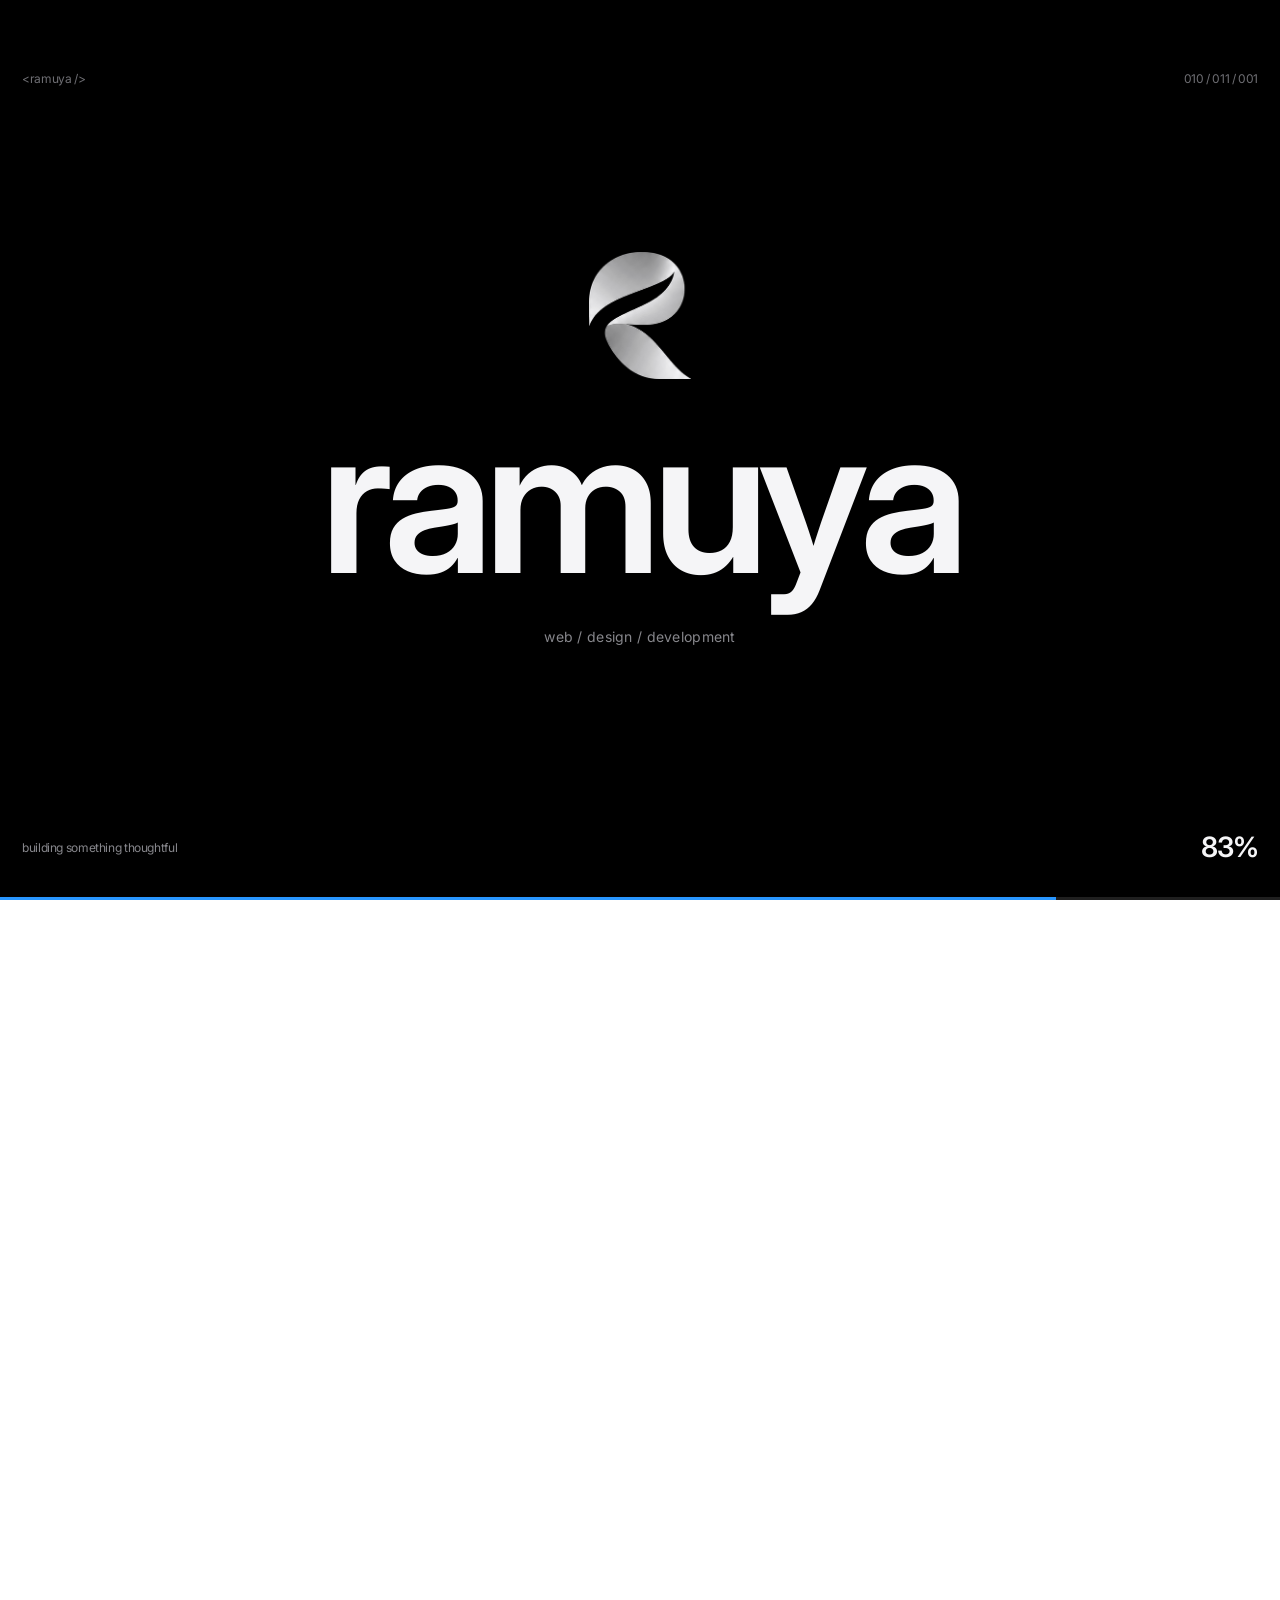
<file: index.html>
<!DOCTYPE html>
<html lang="id">
<head>
  <meta charset="UTF-8">
  <meta name="viewport" content="width=device-width, initial-scale=1.0">
  <meta name="description" content="Ramuya — freelance web design untuk brand yang ingin tampil hangat, modern, dan berkesan.">
  <title>Ramuya — Web Design Studio</title>
  <link rel="preconnect" href="https://fonts.googleapis.com">
  <link rel="preconnect" href="https://fonts.gstatic.com" crossorigin>
  <!-- Font utama: SF Pro (bawaan perangkat Apple). Inter dipakai sebagai pengganti di perangkat lain -->
  <link href="https://fonts.googleapis.com/css2?family=Inter:wght@400;500;600;700&display=swap" rel="stylesheet">
  <link rel="stylesheet" href="assets/css/style.css">

  <!-- Brand icons + info untuk Google / media sosial -->
  <link rel="icon" href="assets/images/favicon.ico" sizes="48x48">
  <link rel="icon" type="image/png" sizes="48x48" href="assets/images/favicon-48.png">
  <link rel="icon" type="image/png" sizes="96x96" href="assets/images/favicon-96.png">
  <link rel="icon" type="image/png" sizes="192x192" href="assets/images/favicon-192.png">
  <link rel="apple-touch-icon" href="assets/images/apple-touch-icon.png">
  <meta name="theme-color" content="#000000">
  <meta property="og:site_name" content="Ramuya">
  <meta property="og:type" content="website">
  <meta property="og:image" content="https://ramuya.com/assets/images/ramuya-logo.png">
  <script type="application/ld+json">
  {
    "@context": "https://schema.org",
    "@type": "Organization",
    "name": "Ramuya",
    "url": "https://ramuya.com/",
    "logo": "https://ramuya.com/assets/images/ramuya-logo.png"
  }
  </script>
  <script src="assets/js/intro-check.js"></script>
</head>
<body>
  <header class="site-header">
    <div class="header-bar">
      <a class="logo" href="index.html" aria-label="Ramuya — home">
        <img class="logo-dark" src="assets/images/logo-lockup-dark.png" alt="Ramuya" width="305" height="96">
        <img class="logo-light" src="assets/images/logo-lockup-light.png" alt="" aria-hidden="true" width="305" height="96">
      </a>
      <nav class="nav">
        <a href="index.html" class="active">Home</a>
        <a href="services.html">Services</a>
        <a href="work.html">Work</a>
        <a href="about.html">About</a>
        <a href="contact.html">Contact</a>
        <a class="nav-cta" href="contact.html" data-whatsapp><span>Let's talk</span><i>→</i></a>
      </nav>
      <button class="menu-toggle" aria-label="Buka menu" aria-expanded="false"><span></span><span></span></button>
    </div>
  </header>

  <main>
    <!-- SCENE 1 — HERO. Mockup produk jadi membesar mengisi layar saat scroll, lalu masuk ke kalimat approach -->
    <section class="scene scene-hero" data-scene="hero">
      <div class="hero-copy-wrap">
        <p class="eyebrow">Independent web design &amp; development · Bali / Indonesia</p>
        <h1 class="hero-title"><span class="line">Websites with a</span> <span class="line"><span class="grad">little soul.</span></span></h1>
        <p class="hero-sub">Ramuya crafts thoughtful digital experiences for people and brands who believe their website should feel as good as it looks.</p>
        <div class="hero-actions">
          <a href="work.html" class="btn btn-dark">Explore my work</a>
          <a href="contact.html" data-whatsapp class="text-link">Start a project</a>
        </div>
      </div>

      <!-- Produk jadi: 3 browser + 2 phone (gambar di assets/images) -->
      <div class="hero-stage" aria-hidden="true">
        <figure class="device browser dv-left"><div class="browser-bar"><i></i><i></i><i></i></div><img src="assets/images/enviora_desktop.png" alt="Enviora" width="1897" height="927" onerror="this.closest('.device') ? this.closest('.device').remove() : this.remove()"></figure>
        <figure class="device browser dv-right"><div class="browser-bar"><i></i><i></i><i></i></div><img src="assets/images/gracie_desktop.png" alt="Gracie Efata House" width="1901" height="925" onerror="this.closest('.device') ? this.closest('.device').remove() : this.remove()"></figure>
        <figure class="device browser dv-main"><div class="browser-bar"><i></i><i></i><i></i></div><img src="assets/images/nusatrail_desktop.png" alt="Nusa Trail" width="1901" height="923" onerror="this.closest('.device') ? this.closest('.device').remove() : this.remove()"></figure>
        <figure class="device phone dv-phone-1"><img src="assets/images/nusatrail_mobile.jpeg" alt="Nusa Trail mobile" width="852" height="1599" onerror="this.closest('.device') ? this.closest('.device').remove() : this.remove()"></figure>
        <figure class="device phone dv-phone-2"><img src="assets/images/enviora_mobile.jpeg" alt="Enviora mobile" width="792" height="1598" onerror="this.closest('.device') ? this.closest('.device').remove() : this.remove()"></figure>
      </div>

      <div class="hero-dim"></div>

      <div class="hero-statement">
        <span class="eyebrow">01 / the ramuya approach</span>
        <h2 class="statement" data-split>Not just a website.<br><span class="grad">A feeling.</span></h2>
        <p class="statement-sub">I blend warm visual direction, clear structure and playful motion to create websites that feel human — never cold, never cookie-cutter.</p>
        <a class="text-link" href="about.html">More about Ramuya</a>
      </div>
    </section>

    <!-- Ticker: kecepatannya bereaksi terhadap kecepatan & arah scroll (GSAP) -->
    <section class="marquee-section">
      <div class="marquee"><div>strategy <i>/</i> design <i>/</i> development <i>/</i> motion <i>/</i> strategy <i>/</i> design <i>/</i> development <i>/</i> motion <i>/</i> strategy <i>/</i> design <i>/</i> development <i>/</i> motion <i>/</i> strategy <i>/</i> design <i>/</i> development <i>/</i> motion <i>/</i> </div></div>
    </section>

    <!-- SCENE 2 — SERVICES (pinned, kartu bergeser horizontal) -->
    <section class="scene scene-services" data-scene="services">
      <div class="scene-head">
        <div><span class="eyebrow">02 / what I do</span><h2 class="scene-title">What I do.</h2></div>
        <a class="text-link" href="services.html">View all services</a>
      </div>
      <div class="h-track">
          <a class="h-card c-blue" href="services.html"><span class="num">01</span><h3>Web Design</h3><p>Visual direction, wireframes, responsive layouts and a distinctive design system tailored to your brand.</p><img src="assets/images/nusatrail_desktop.png" alt="Web Design" width="1901" height="923" class="h-img" onerror="this.closest('.device') ? this.closest('.device').remove() : this.remove()"></a>
          <a class="h-card c-purple" href="services.html"><span class="num">02</span><h3>Web Development</h3><p>Clean, responsive and lightweight front-end development that turns the design into a living experience.</p><img src="assets/images/enviora_desktop.png" alt="Web Development" width="1897" height="927" class="h-img" onerror="this.closest('.device') ? this.closest('.device').remove() : this.remove()"></a>
          <a class="h-card c-orange" href="services.html"><span class="num">03</span><h3>UI / UX Direction</h3><p>Helping your digital product become easier to understand, nicer to use and more consistent.</p><img src="assets/images/gracie_desktop.png" alt="UI / UX Direction" width="1901" height="925" class="h-img" onerror="this.closest('.device') ? this.closest('.device').remove() : this.remove()"></a>
          <a class="h-card c-green" href="services.html"><span class="num">04</span><h3>Landing Pages</h3><p>Focused pages designed around one clear goal — launch, promote, collect leads or make a strong first impression.</p><img src="assets/images/enviora_desktop.png" alt="Landing Pages" width="1901" height="925" class="h-img" onerror="this.closest('.device') ? this.closest('.device').remove() : this.remove()"></a>
      </div>
      <div class="h-progress"><span></span></div>
    </section>

    <!-- SCENE 3 — SELECTED WORK (pinned, proyek berganti satu per satu) -->
    <section class="scene scene-work" data-scene="work">
      <div class="scene-head">
        <div><span class="eyebrow">03 / selected work</span></div>
        <a class="text-link" href="work.html">See all projects</a>
      </div>
      <div class="work-copy">
          <div class="work-text" data-i="0"><span class="work-index">01 / 04</span><h2>Nusa Trail</h2><p>Sustainable Tourism Website</p><a class="text-link" href="project-nusa-trail.html" data-cursor="View">View project</a></div>
          <div class="work-text" data-i="1"><span class="work-index">02 / 04</span><h2>Enviora</h2><p>Smart &amp; Sustainable Community Portal</p><a class="text-link" href="project-enviora.html" data-cursor="View">View project</a></div>
          <div class="work-text" data-i="2"><span class="work-index">03 / 04</span><h2>Gracie Efata</h2><p>Boarding House Website</p><a class="text-link" href="project-gracie-efata-house.html" data-cursor="View">View project</a></div>
          <div class="work-text" data-i="3"><span class="work-index">04 / 04</span><h2>Mi Baguetto</h2><p>Bakery Website</p><a class="text-link" href="project-mi-baguetto.html" data-cursor="View">View project</a></div>
      </div>
      <div class="work-visuals">
          <div class="work-visual" data-i="0"><figure class="device browser wv-desk"><div class="browser-bar"><i></i><i></i><i></i></div><img src="assets/images/nusatrail_desktop.png" alt="Nusa Trail" width="1901" height="923" onerror="this.closest('.device') ? this.closest('.device').remove() : this.remove()"></figure><figure class="device phone wv-phone"><img src="assets/images/nusatrail_mobile.jpeg" alt="Nusa Trail mobile" width="852" height="1599" onerror="this.closest('.device') ? this.closest('.device').remove() : this.remove()"></figure><div class="fallback g-blue"><span>NUSA</span></div></div>
          <div class="work-visual" data-i="1"><figure class="device browser wv-desk"><div class="browser-bar"><i></i><i></i><i></i></div><img src="assets/images/enviora_desktop.png" alt="Enviora" width="1897" height="927" onerror="this.closest('.device') ? this.closest('.device').remove() : this.remove()"></figure><figure class="device phone wv-phone"><img src="assets/images/enviora_mobile.jpeg" alt="Enviora mobile" width="792" height="1598" onerror="this.closest('.device') ? this.closest('.device').remove() : this.remove()"></figure><div class="fallback g-green"><span>ENV.</span></div></div>
          <div class="work-visual" data-i="2"><figure class="device browser wv-desk"><div class="browser-bar"><i></i><i></i><i></i></div><img src="assets/images/gracie_desktop.png" alt="Gracie Efata House" width="1901" height="925" onerror="this.closest('.device') ? this.closest('.device').remove() : this.remove()"></figure><figure class="device phone wv-phone"><img src="assets/images/gracie_mobile.jpeg" alt="Gracie Efata House mobile" width="858" height="1599" onerror="this.closest('.device') ? this.closest('.device').remove() : this.remove()"></figure><div class="fallback g-orange"><span>GRACIE</span></div></div>
          <div class="work-visual" data-i="3"><figure class="device browser wv-desk"><div class="browser-bar"><i></i><i></i><i></i></div><img src="assets/images/mibaguetto_desktop.png" alt="Mi Baguetto" onerror="this.closest('.device') ? this.closest('.device').remove() : this.remove()"></figure><figure class="device phone wv-phone"><img src="assets/images/mibaguetto_mobile.jpeg" alt="Mi Baguetto mobile" onerror="this.closest('.device') ? this.closest('.device').remove() : this.remove()"></figure><div class="fallback g-purple"><span>BAKE.</span></div></div>
      </div>
      <div class="work-dots"><i></i><i></i><i></i><i></i></div>
    </section>

    <!-- SCENE 4 — QUOTE (pinned, kata menyala satu per satu) -->
    <section class="scene scene-quote" data-scene="quote">
      <div class="quote-inner">
        <blockquote>Good design doesn't shout.<br><span class="grad">It stays with you.</span></blockquote>
      </div>
    </section>

    <section class="section packages" id="packages">
      <div class="packages-head">
        <p class="eyebrow">packages</p>
        <h2 class="title">Pick a plan.<br><span class="grad">Make it yours.</span></h2>
        <p class="page-lead">Every project is scoped around your goals. Choose a starting point and I'll tailor it with you.</p>
      </div>

      <!-- Special offer: ubah teksnya sesuai promo yang sedang berlaku -->
      <div class="offer">
        <span class="offer-badge">Special offer</span>
        <p><strong>Free 30-minute consultation</strong> for every new project. I'll map your goals, pages and timeline before you commit to anything.</p>
        <a class="btn btn-dark" href="contact.html" data-whatsapp data-wa-text="Halo Ramuya, saya ingin klaim free consultation 30 menit.">Claim offer</a>
      </div>

      <div class="plans">
        <article class="plan">
          
          <h3>Landing Page</h3>
          <p class="plan-desc">One focused page built around a single goal: launch, promote or collect leads.</p>
          <!-- Ganti "Custom quote" dengan harga paket kamu, mis. Rp 2.500.000 -->
          <div class="plan-price"><small>Starting from</small><strong>Rp 1.000.000</strong></div>
          <ul class="plan-list"><li>Single-page responsive design</li><li>Clear copy and visual hierarchy</li><li>WhatsApp / contact button</li><li>Launch-ready delivery</li></ul>
          <a class="btn " href="contact.html" data-whatsapp data-wa-text="Halo Ramuya, saya tertarik dengan paket Landing Page.">Ask about this plan</a>
        </article>
        <article class="plan plan-featured">
          <span class="plan-badge">Most popular</span>
          <h3>Business Website</h3>
          <p class="plan-desc">A complete multi-page website that represents your brand properly.</p>
          <!-- Ganti "Custom quote" dengan harga paket kamu, mis. Rp 2.500.000 -->
          <div class="plan-price"><small>Starting from</small><strong>Rp 1.300.000</strong></div>
          <ul class="plan-list"><li>Multi-page structure (Home, Services, About, Contact)</li><li>Custom design system</li><li>Smooth animations and interactions</li><li>Performance-minded build</li><li>Contact form to email / WhatsApp</li></ul>
          <a class="btn btn-dark" href="contact.html" data-whatsapp data-wa-text="Halo Ramuya, saya tertarik dengan paket Business Website.">Ask about this plan</a>
        </article>
        <article class="plan">
          
          <h3>Custom Experience</h3>
          <p class="plan-desc">Fully tailored design and motion for ambitious ideas.</p>
          <!-- Ganti "Custom quote" dengan harga paket kamu, mis. Rp 2.500.000 -->
          <div class="plan-price"><small>Starting from</small><strong>Rp 1.600.000</strong></div>
          <ul class="plan-list"><li>UI / UX direction and user flows</li><li>Advanced scroll animations</li><li>Reusable component system</li><li>Priority support after launch</li></ul>
          <a class="btn " href="contact.html" data-whatsapp data-wa-text="Halo Ramuya, saya tertarik dengan paket Custom Experience.">Ask about this plan</a>
        </article>
      </div>

      <ul class="included">
        <li>Responsive on every device</li>
        <li>Performance-minded builds</li>
        <li>Launch-ready delivery</li>
        <li>Direct line to me on WhatsApp</li>
      </ul>
    </section>
    <section class="ambient-section scene" data-scene="ambient">
      <div class="ambient-copy">
        <span class="eyebrow">a little more ramuya</span>
        <h2 class="title" data-split>Beautiful things<br><span class="grad">take a little movement.</span></h2>
      </div>
      <div class="ambient-stage">
        <div class="phone3d"><figure class="device phone "><img src="assets/images/gracie_mobile.jpeg" alt="Nusa Trail mobile" width="852" height="1599" onerror="this.closest('.device') ? this.closest('.device').remove() : this.remove()"></figure></div>
        <span class="chip chip-a">thoughtful</span><span class="chip chip-b">playful</span><span class="chip chip-c">made with care</span>
      </div>
    </section>
    <section class="cta-section">
      <p class="eyebrow">have a good idea?</p>
      <h2 class="cta-title" data-split>Let's make it<br><span class='grad'>beautiful.</span></h2>
      <a href="contact.html" data-whatsapp class="btn btn-dark">Tell me about it</a>
    </section>
  </main>

  <footer class="site-footer">
    <div class="footer-inner">
      <p class="footer-note">Thoughtful websites for brands, people, and ideas with something to say.</p>
      <div class="footer-cols">
        <div class="footer-column"><span class="footer-label">Explore</span><a href="index.html">Home</a><a href="services.html">Services</a><a href="work.html">Work</a><a href="about.html">About</a><a href="contact.html">Contact</a></div>
        <div class="footer-column"><span class="footer-label">Services</span><a href="services.html">Web Design</a><a href="services.html">Web Development</a><a href="services.html">Landing Pages</a><a href="services.html">UI/UX Direction</a></div>
        <div class="footer-column"><span class="footer-label">Say hello</span><a href="mailto:ramuya2026@gmail.com">ramuya2026@gmail.com</a><span>Bali, Indonesia</span><span>Working worldwide</span></div>
        <div class="footer-column"><span class="footer-label">Follow</span>
          <a href="https://www.instagram.com/ramuya.official/" target="_blank" rel="noopener">Instagram</a>
          <a href="https://www.linkedin.com/search/results/all/?keywords=Novan%20Mirza%20Arana%20Putro" target="_blank" rel="noopener">LinkedIn</a>
          <a href="https://github.com/NovanArana" target="_blank" rel="noopener">GitHub</a></div>
      </div>
      <div class="footer-bottom"><span>© 2026 Ramuya. All rights reserved.</span><span>made with intention · and a little code</span></div>
    </div>
  </footer>

  <script src="assets/js/vendor/gsap.min.js"></script>
  <script src="assets/js/vendor/ScrollTrigger.min.js"></script>
  <script src="assets/js/vendor/lenis.min.js"></script>
  <script src="assets/js/main.js"></script>
  <script src="assets/js/smooth-scroll.js"></script>
  <script src="assets/js/intro.js"></script>
  <script src="assets/js/motion.js"></script>
  <script src="assets/js/scroll-story.js"></script>
</body>
</html>
</file>
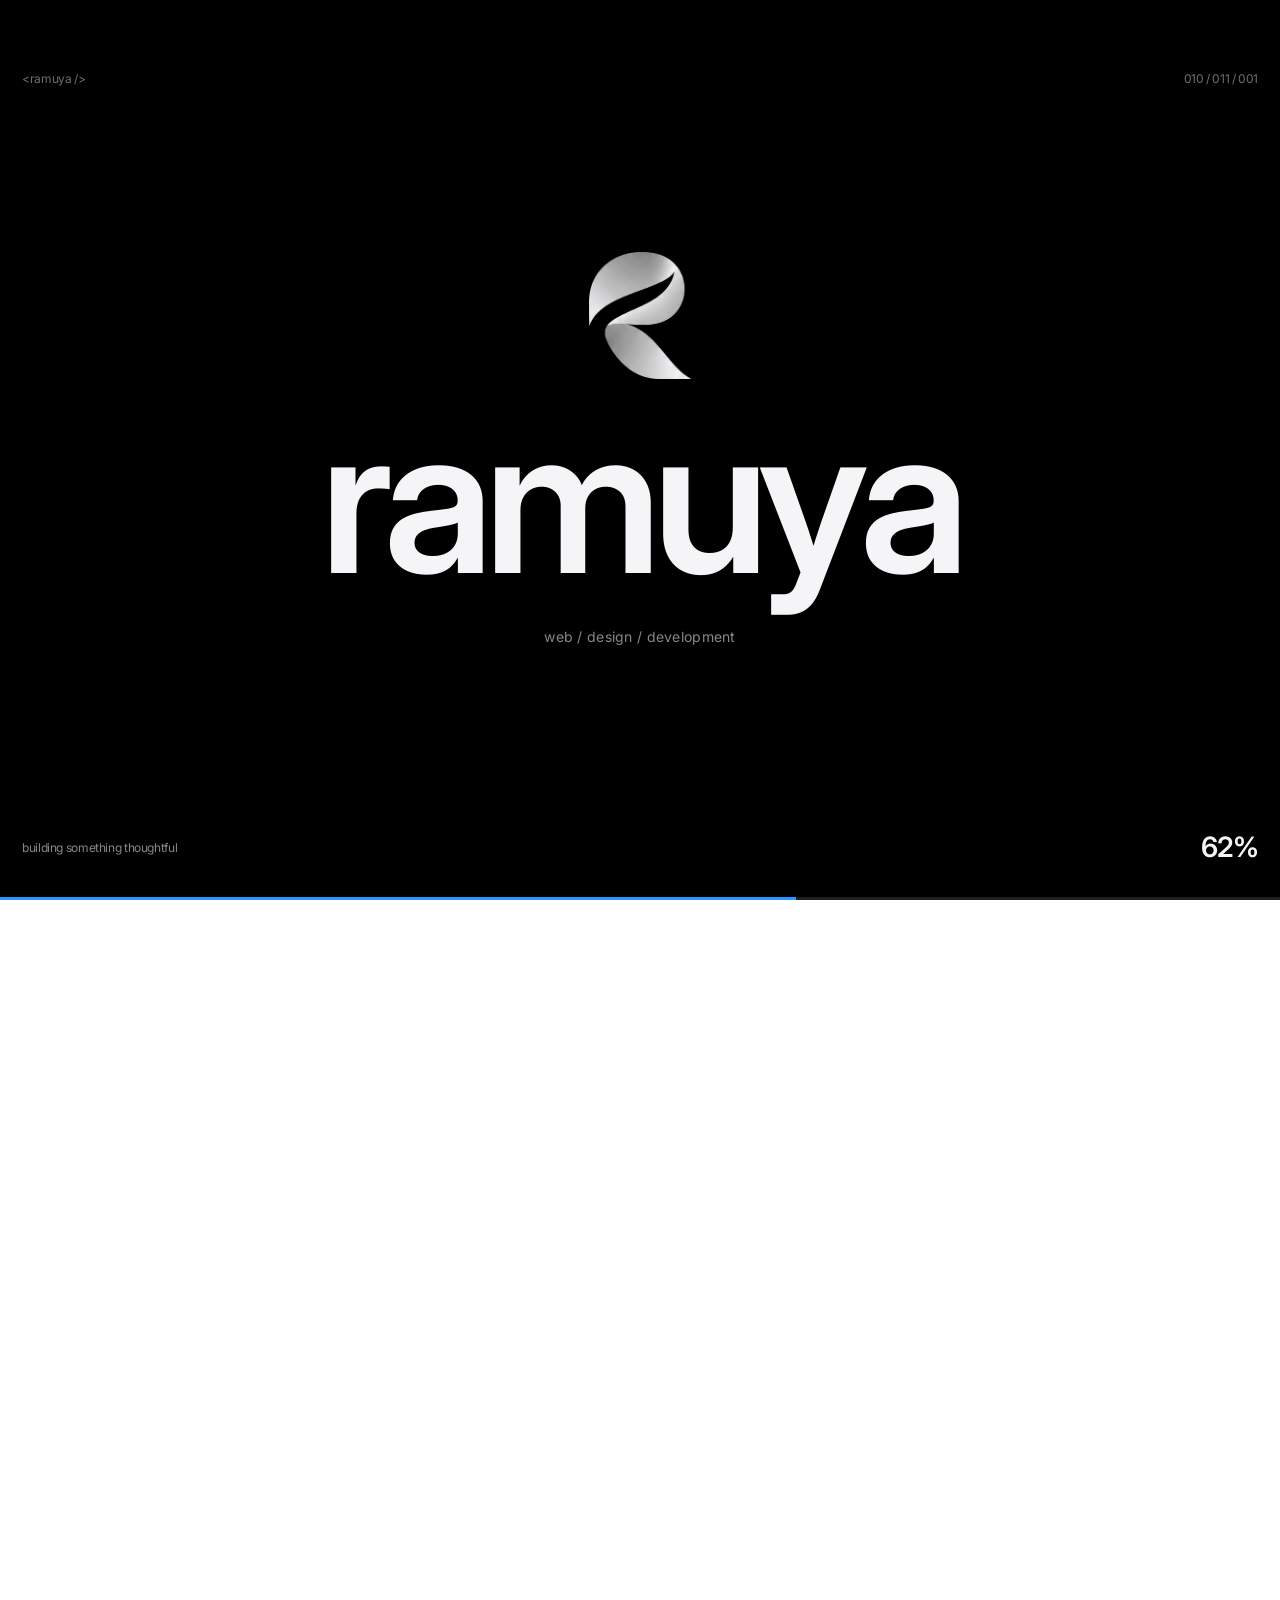
<file: about.html>
<!DOCTYPE html>
<html lang="id">
<head>
  <meta charset="UTF-8">
  <meta name="viewport" content="width=device-width, initial-scale=1.0">
  <meta name="description" content="Ramuya — freelance web design untuk brand yang ingin tampil hangat, modern, dan berkesan.">
  <title>About — Ramuya</title>
  <link rel="preconnect" href="https://fonts.googleapis.com">
  <link rel="preconnect" href="https://fonts.gstatic.com" crossorigin>
  <!-- Font utama: SF Pro (bawaan perangkat Apple). Inter dipakai sebagai pengganti di perangkat lain -->
  <link href="https://fonts.googleapis.com/css2?family=Inter:wght@400;500;600;700&display=swap" rel="stylesheet">
  <link rel="stylesheet" href="assets/css/style.css">

  <!-- Brand icons + info untuk Google / media sosial -->
  <link rel="icon" href="assets/images/favicon.ico" sizes="48x48">
  <link rel="icon" type="image/png" sizes="48x48" href="assets/images/favicon-48.png">
  <link rel="icon" type="image/png" sizes="96x96" href="assets/images/favicon-96.png">
  <link rel="icon" type="image/png" sizes="192x192" href="assets/images/favicon-192.png">
  <link rel="apple-touch-icon" href="assets/images/apple-touch-icon.png">
  <meta name="theme-color" content="#000000">
  <meta property="og:site_name" content="Ramuya">
  <meta property="og:type" content="website">
  <meta property="og:image" content="https://ramuya.com/assets/images/ramuya-logo.png">
  <script type="application/ld+json">
  {
    "@context": "https://schema.org",
    "@type": "Organization",
    "name": "Ramuya",
    "url": "https://ramuya.com/",
    "logo": "https://ramuya.com/assets/images/ramuya-logo.png"
  }
  </script>
  <script src="assets/js/intro-check.js"></script>
</head>
<body>
  <header class="site-header">
    <div class="header-bar">
      <a class="logo" href="index.html" aria-label="Ramuya — home">
        <img class="logo-dark" src="assets/images/logo-lockup-dark.png" alt="Ramuya" width="305" height="96">
        <img class="logo-light" src="assets/images/logo-lockup-light.png" alt="" aria-hidden="true" width="305" height="96">
      </a>
      <nav class="nav">
        <a href="index.html">Home</a>
        <a href="services.html">Services</a>
        <a href="work.html">Work</a>
        <a href="about.html" class="active">About</a>
        <a href="contact.html">Contact</a>
        <a class="nav-cta" href="contact.html" data-whatsapp><span>Let's talk</span><i>→</i></a>
      </nav>
      <button class="menu-toggle" aria-label="Buka menu" aria-expanded="false"><span></span><span></span></button>
    </div>
  </header>

  <main>
    <section class="page-hero">
      <p class="eyebrow">about ramuya / notes</p>
      <h1 class="page-title">Design with<br><span class="grad">good energy.</span></h1>
      <p class="page-lead">Ramuya is the independent creative practice of Novan Mirza Arana Putro, focused on warm, expressive websites for small businesses, creators and ambitious ideas.</p>
    </section>

    <section class="product-strip" aria-label="Selected products">
      <div class="strip-row" data-dir="-1"><figure class="device browser "><div class="browser-bar"><i></i><i></i><i></i></div><img src="assets/images/nusatrail_desktop.png" alt="Nusa Trail" width="1901" height="923" onerror="this.closest('.device') ? this.closest('.device').remove() : this.remove()"></figure><figure class="device browser "><div class="browser-bar"><i></i><i></i><i></i></div><img src="assets/images/enviora_desktop.png" alt="Enviora" width="1897" height="927" onerror="this.closest('.device') ? this.closest('.device').remove() : this.remove()"></figure><figure class="device browser "><div class="browser-bar"><i></i><i></i><i></i></div><img src="assets/images/gracie_desktop.png" alt="Gracie Efata House" width="1901" height="925" onerror="this.closest('.device') ? this.closest('.device').remove() : this.remove()"></figure><figure class="device browser "><div class="browser-bar"><i></i><i></i><i></i></div><img src="assets/images/nusatrail_desktop.png" alt="Nusa Trail" width="1901" height="923" onerror="this.closest('.device') ? this.closest('.device').remove() : this.remove()"></figure><figure class="device browser "><div class="browser-bar"><i></i><i></i><i></i></div><img src="assets/images/enviora_desktop.png" alt="Enviora" width="1897" height="927" onerror="this.closest('.device') ? this.closest('.device').remove() : this.remove()"></figure><figure class="device browser "><div class="browser-bar"><i></i><i></i><i></i></div><img src="assets/images/gracie_desktop.png" alt="Gracie Efata House" width="1901" height="925" onerror="this.closest('.device') ? this.closest('.device').remove() : this.remove()"></figure></div>
      <div class="strip-row" data-dir="1"><figure class="device browser "><div class="browser-bar"><i></i><i></i><i></i></div><img src="assets/images/gracie_desktop.png" alt="Gracie Efata House" width="1901" height="925" onerror="this.closest('.device') ? this.closest('.device').remove() : this.remove()"></figure><figure class="device browser "><div class="browser-bar"><i></i><i></i><i></i></div><img src="assets/images/enviora_desktop.png" alt="Enviora" width="1897" height="927" onerror="this.closest('.device') ? this.closest('.device').remove() : this.remove()"></figure><figure class="device browser "><div class="browser-bar"><i></i><i></i><i></i></div><img src="assets/images/nusatrail_desktop.png" alt="Nusa Trail" width="1901" height="923" onerror="this.closest('.device') ? this.closest('.device').remove() : this.remove()"></figure><figure class="device browser "><div class="browser-bar"><i></i><i></i><i></i></div><img src="assets/images/gracie_desktop.png" alt="Gracie Efata House" width="1901" height="925" onerror="this.closest('.device') ? this.closest('.device').remove() : this.remove()"></figure><figure class="device browser "><div class="browser-bar"><i></i><i></i><i></i></div><img src="assets/images/enviora_desktop.png" alt="Enviora" width="1897" height="927" onerror="this.closest('.device') ? this.closest('.device').remove() : this.remove()"></figure><figure class="device browser "><div class="browser-bar"><i></i><i></i><i></i></div><img src="assets/images/nusatrail_desktop.png" alt="Nusa Trail" width="1901" height="923" onerror="this.closest('.device') ? this.closest('.device').remove() : this.remove()"></figure></div>
    </section>

    <section class="section about-story">
      <div class="about-photo reveal">
        <div class="portrait-placeholder"><img src="assets/images/RAMUYA Minimalist Ribbon Logo.png"></div>
      </div>
      <div class="about-copy">
        <p class="eyebrow">01 / my philosophy</p>
        <h2 class="title">Soft doesn't mean<br><span class="grad">forgettable.</span></h2>
        <p data-split>I like websites with breathing room, beautiful type, tiny surprises and movement that has a reason to exist.</p>
        <p data-split>My work sits somewhere between editorial design and digital product — polished enough to feel premium, warm enough to feel personal.</p>
        <div class="signature">ramuya</div>
      </div>
    </section>

    <section class="section values">
      <h2 class="title center reveal">02 / little principles</h2>
      <div class="values-grid">
        <div class="value reveal"><span>01</span><h3>Less noise.</h3><p>Every element earns its place.</p></div>
        <div class="value reveal"><span>02</span><h3>More feeling.</h3><p>Design should create a tiny emotional reaction.</p></div>
        <div class="value reveal"><span>03</span><h3>Move with purpose.</h3><p>Animation should guide, surprise and delight.</p></div>
        <div class="value reveal"><span>04</span><h3>Stay human.</h3><p>Clear communication beats empty buzzwords.</p></div>
      </div>
    </section>

    <section class="ambient-section scene" data-scene="ambient">
      <div class="ambient-copy">
        <span class="eyebrow">a little more ramuya</span>
        <h2 class="title" data-split>Beautiful things<br><span class="grad">take a little movement.</span></h2>
      </div>
      <div class="ambient-stage">
        <div class="phone3d"><figure class="device phone "><img src="assets/images/mibaguetto_mobile.jpeg" alt="Nusa Trail mobile" width="852" height="1599" onerror="this.closest('.device') ? this.closest('.device').remove() : this.remove()"></figure></div>
        <span class="chip chip-a">thoughtful</span><span class="chip chip-b">playful</span><span class="chip chip-c">made with care</span>
      </div>
    </section>
    <section class="cta-section">
      <p class="eyebrow">nice to meet you</p>
      <h2 class="cta-title" data-split>Have something<br><span class="grad">in mind?</span></h2>
      <a href="contact.html" data-whatsapp class="btn btn-dark">Say hello</a>
    </section>
  </main>

  <footer class="site-footer">
    <div class="footer-inner">
      <p class="footer-note">Thoughtful websites for brands, people, and ideas with something to say.</p>
      <div class="footer-cols">
        <div class="footer-column"><span class="footer-label">Explore</span><a href="index.html">Home</a><a href="services.html">Services</a><a href="work.html">Work</a><a href="about.html">About</a><a href="contact.html">Contact</a></div>
        <div class="footer-column"><span class="footer-label">Services</span><a href="services.html">Web Design</a><a href="services.html">Web Development</a><a href="services.html">Landing Pages</a><a href="services.html">UI/UX Direction</a></div>
        <div class="footer-column"><span class="footer-label">Say hello</span><a href="mailto:ramuya2026@gmail.com">ramuya2026@gmail.com</a><span>Bali, Indonesia</span><span>Working worldwide</span></div>
        <div class="footer-column"><span class="footer-label">Follow</span>
          <a href="https://www.instagram.com/ramuya.official/" target="_blank" rel="noopener">Instagram</a>
          <a href="https://www.linkedin.com/search/results/all/?keywords=Novan%20Mirza%20Arana%20Putro" target="_blank" rel="noopener">LinkedIn</a>
          <a href="https://github.com/NovanArana" target="_blank" rel="noopener">GitHub</a></div>
      </div>
      <div class="footer-bottom"><span>© 2026 Ramuya. All rights reserved.</span><span>made with intention · and a little code</span></div>
    </div>
  </footer>

  <script src="assets/js/vendor/gsap.min.js"></script>
  <script src="assets/js/vendor/ScrollTrigger.min.js"></script>
  <script src="assets/js/vendor/lenis.min.js"></script>
  <script src="assets/js/main.js"></script>
  <script src="assets/js/smooth-scroll.js"></script>
  <script src="assets/js/intro.js"></script>
  <script src="assets/js/motion.js"></script>
  <script src="assets/js/scroll-story.js"></script>
</body>
</html>
</file>
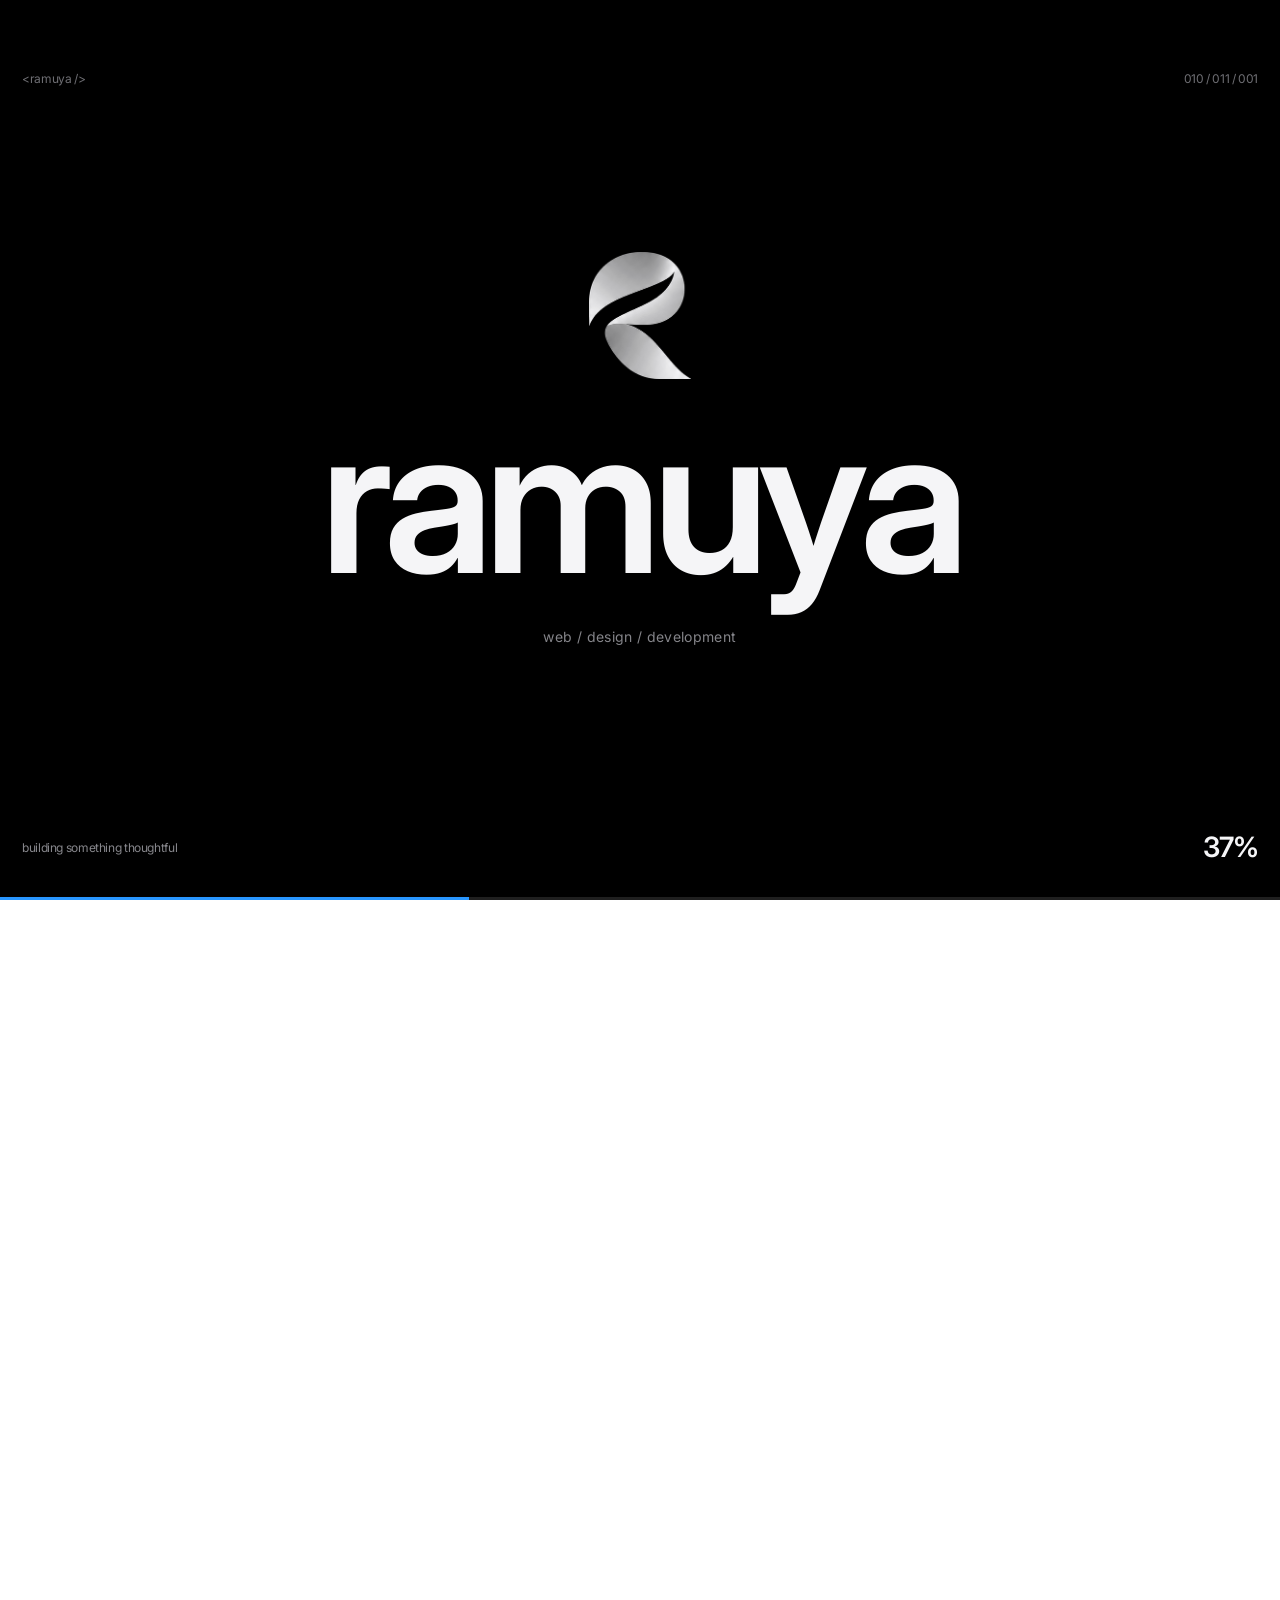
<file: contact.html>
<!DOCTYPE html>
<html lang="id">
<head>
  <meta charset="UTF-8">
  <meta name="viewport" content="width=device-width, initial-scale=1.0">
  <meta name="description" content="Ramuya — freelance web design untuk brand yang ingin tampil hangat, modern, dan berkesan.">
  <title>Contact — Ramuya</title>
  <link rel="preconnect" href="https://fonts.googleapis.com">
  <link rel="preconnect" href="https://fonts.gstatic.com" crossorigin>
  <!-- Font utama: SF Pro (bawaan perangkat Apple). Inter dipakai sebagai pengganti di perangkat lain -->
  <link href="https://fonts.googleapis.com/css2?family=Inter:wght@400;500;600;700&display=swap" rel="stylesheet">
  <link rel="stylesheet" href="assets/css/style.css">

  <!-- Brand icons + info untuk Google / media sosial -->
  <link rel="icon" href="assets/images/favicon.ico" sizes="48x48">
  <link rel="icon" type="image/png" sizes="48x48" href="assets/images/favicon-48.png">
  <link rel="icon" type="image/png" sizes="96x96" href="assets/images/favicon-96.png">
  <link rel="icon" type="image/png" sizes="192x192" href="assets/images/favicon-192.png">
  <link rel="apple-touch-icon" href="assets/images/apple-touch-icon.png">
  <meta name="theme-color" content="#000000">
  <meta property="og:site_name" content="Ramuya">
  <meta property="og:type" content="website">
  <meta property="og:image" content="https://ramuya.com/assets/images/ramuya-logo.png">
  <script type="application/ld+json">
  {
    "@context": "https://schema.org",
    "@type": "Organization",
    "name": "Ramuya",
    "url": "https://ramuya.com/",
    "logo": "https://ramuya.com/assets/images/ramuya-logo.png"
  }
  </script>
  <script src="assets/js/intro-check.js"></script>
</head>
<body>
  <header class="site-header">
    <div class="header-bar">
      <a class="logo" href="index.html" aria-label="Ramuya — home">
        <img class="logo-dark" src="assets/images/logo-lockup-dark.png" alt="Ramuya" width="305" height="96">
        <img class="logo-light" src="assets/images/logo-lockup-light.png" alt="" aria-hidden="true" width="305" height="96">
      </a>
      <nav class="nav">
        <a href="index.html">Home</a>
        <a href="services.html">Services</a>
        <a href="work.html">Work</a>
        <a href="about.html">About</a>
        <a href="contact.html" class="active">Contact</a>
        <a class="nav-cta" href="contact.html" data-whatsapp><span>Let's talk</span><i>→</i></a>
      </nav>
      <button class="menu-toggle" aria-label="Buka menu" aria-expanded="false"><span></span><span></span></button>
    </div>
  </header>

  <main>
    <section class="page-hero contact-hero">
      <p class="eyebrow">contact / let's create</p>
      <h1 class="page-title">Tell me about<br><span class="grad">your idea.</span></h1>
      <p class="page-lead">Got a website in mind? A brand that needs a home? Or simply an idea you can't stop thinking about? I'd love to hear it.</p>
    </section>

    <section class="section contact-wrap">
      <!-- Form: saat dikirim, pengunjung dibawa ke Gmail dengan pesan yang sudah terisi (lihat main.js) -->
      <form class="contact-form reveal" id="contact-form" novalidate>
        <label>Your name<input type="text" name="name" placeholder="Jane Doe" required></label>
        <label>Email address<input type="email" name="email" placeholder="hello@example.com" required></label>
        <label>What are we making?<select name="project_type"><option>Website</option><option>Landing page</option><option>UI / UX design</option><option>Something else</option></select></label>
        <label>Tell me a little<textarea name="message" placeholder="A few words about your project, timeline, or anything else..." required></textarea></label>
        <!-- Honeypot anti-spam: dibiarkan kosong oleh manusia, diisi oleh bot -->
        <input type="text" name="_honey" tabindex="-1" autocomplete="off" style="display:none">
        <button class="btn btn-dark" type="submit">Send inquiry</button>
        <div class="form-status" role="status" aria-live="polite"></div>
      </form>

      <aside class="contact-aside reveal">
        <div><span class="mini-label">email</span><a href="mailto:ramuya2026@gmail.com">ramuya2026@gmail.com</a></div>
        <div><span class="mini-label">based in</span><p>Bali, Indonesia<br><em>working worldwide.</em></p></div>
        <div><span class="mini-label">social</span><p>
          <a href="https://www.instagram.com/ramuya.official/" target="_blank" rel="noopener">Instagram</a><br>
          <a href="https://www.linkedin.com/search/results/all/?keywords=Novan%20Mirza%20Arana%20Putro" target="_blank" rel="noopener">LinkedIn</a><br>
          <a href="https://github.com/NovanArana" target="_blank" rel="noopener">GitHub</a></p></div>
      </aside>
    </section>
  </main>

  <footer class="site-footer">
    <div class="footer-inner">
      <p class="footer-note">Thoughtful websites for brands, people, and ideas with something to say.</p>
      <div class="footer-cols">
        <div class="footer-column"><span class="footer-label">Explore</span><a href="index.html">Home</a><a href="services.html">Services</a><a href="work.html">Work</a><a href="about.html">About</a><a href="contact.html">Contact</a></div>
        <div class="footer-column"><span class="footer-label">Services</span><a href="services.html">Web Design</a><a href="services.html">Web Development</a><a href="services.html">Landing Pages</a><a href="services.html">UI/UX Direction</a></div>
        <div class="footer-column"><span class="footer-label">Say hello</span><a href="mailto:ramuya2026@gmail.com">ramuya2026@gmail.com</a><span>Bali, Indonesia</span><span>Working worldwide</span></div>
        <div class="footer-column"><span class="footer-label">Follow</span>
          <a href="https://www.instagram.com/ramuya.official/" target="_blank" rel="noopener">Instagram</a>
          <a href="https://www.linkedin.com/search/results/all/?keywords=Novan%20Mirza%20Arana%20Putro" target="_blank" rel="noopener">LinkedIn</a>
          <a href="https://github.com/NovanArana" target="_blank" rel="noopener">GitHub</a></div>
      </div>
      <div class="footer-bottom"><span>© 2026 Ramuya. All rights reserved.</span><span>made with intention · and a little code</span></div>
    </div>
  </footer>

  <script src="assets/js/vendor/gsap.min.js"></script>
  <script src="assets/js/vendor/ScrollTrigger.min.js"></script>
  <script src="assets/js/vendor/lenis.min.js"></script>
  <script src="assets/js/main.js"></script>
  <script src="assets/js/smooth-scroll.js"></script>
  <script src="assets/js/intro.js"></script>
  <script src="assets/js/motion.js"></script>
  <script src="assets/js/scroll-story.js"></script>
</body>
</html>
</file>
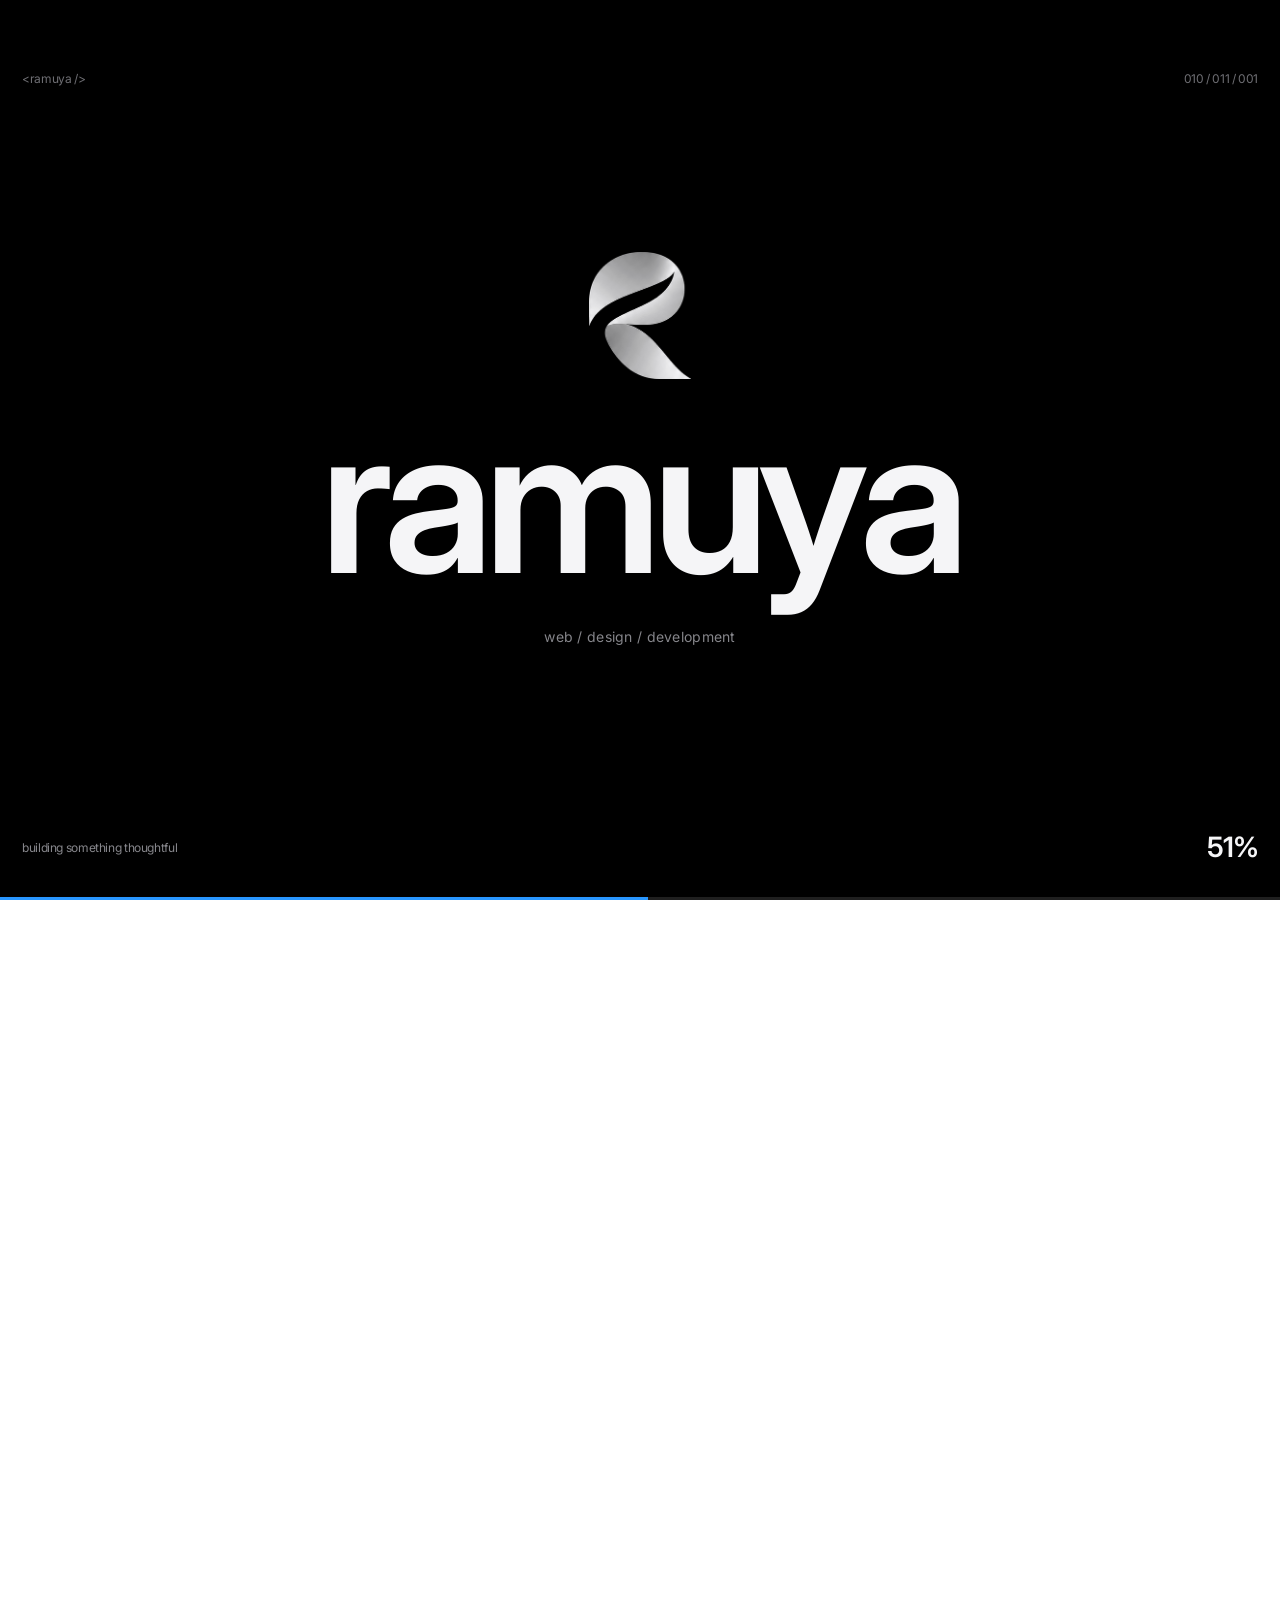
<file: project-enviora.html>
<!DOCTYPE html>
<html lang="id">
<head>
  <meta charset="UTF-8">
  <meta name="viewport" content="width=device-width, initial-scale=1.0">
  <meta name="description" content="Enviora — portal interaktif EcoConnect untuk smart and sustainable communities: forum, portfolio, dan smart tech.">
  <title>Enviora — Ramuya</title>
  <link rel="preconnect" href="https://fonts.googleapis.com">
  <link rel="preconnect" href="https://fonts.gstatic.com" crossorigin>
  <!-- Font utama: SF Pro (bawaan perangkat Apple). Inter dipakai sebagai pengganti di perangkat lain -->
  <link href="https://fonts.googleapis.com/css2?family=Inter:wght@400;500;600;700&display=swap" rel="stylesheet">
  <link rel="stylesheet" href="assets/css/style.css">

  <!-- Brand icons + info untuk Google / media sosial -->
  <link rel="icon" href="assets/images/favicon.ico" sizes="48x48">
  <link rel="icon" type="image/png" sizes="48x48" href="assets/images/favicon-48.png">
  <link rel="icon" type="image/png" sizes="96x96" href="assets/images/favicon-96.png">
  <link rel="icon" type="image/png" sizes="192x192" href="assets/images/favicon-192.png">
  <link rel="apple-touch-icon" href="assets/images/apple-touch-icon.png">
  <meta name="theme-color" content="#000000">
  <meta property="og:site_name" content="Ramuya">
  <meta property="og:type" content="website">
  <meta property="og:image" content="https://ramuya.com/assets/images/ramuya-logo.png">
  <script type="application/ld+json">
  {
    "@context": "https://schema.org",
    "@type": "Organization",
    "name": "Ramuya",
    "url": "https://ramuya.com/",
    "logo": "https://ramuya.com/assets/images/ramuya-logo.png"
  }
  </script>
  <script src="assets/js/intro-check.js"></script>
</head>
<body>
  <header class="site-header">
    <div class="header-bar">
      <a class="logo" href="index.html" aria-label="Ramuya — home">
        <img class="logo-dark" src="assets/images/logo-lockup-dark.png" alt="Ramuya" width="305" height="96">
        <img class="logo-light" src="assets/images/logo-lockup-light.png" alt="" aria-hidden="true" width="305" height="96">
      </a>
      <nav class="nav">
        <a href="index.html">Home</a>
        <a href="services.html">Services</a>
        <a href="work.html" class="active">Work</a>
        <a href="about.html">About</a>
        <a href="contact.html">Contact</a>
        <a class="nav-cta" href="contact.html" data-whatsapp><span>Let's talk</span><i>→</i></a>
      </nav>
      <button class="menu-toggle" aria-label="Buka menu" aria-expanded="false"><span></span><span></span></button>
    </div>
  </header>

  <main>
    <!-- Judul proyek -->
    <section class="project-hero">
      <p class="eyebrow">Selected work / 2026 / Smart &amp; Sustainable Community Portal</p>
      <h1 class="page-title">Enviora</h1>
      <p class="page-lead">EcoConnect is an interactive portal that connects learning, smart technology and community action — built so sustainability feels close, practical and doable.</p>
      <div class="hero-actions">
        <a class="btn btn-dark" href="https://enviora-connect.netlify.app/" target="_blank" rel="noopener">Open live website</a>
        <a class="text-link" href="work.html">All projects</a>
      </div>
      <dl class="project-info">
        <div><dt>Category</dt><dd>Smart &amp; Sustainable Community Portal</dd></div>
        <div><dt>Services</dt><dd>UI / UX design, interactive front-end, multi-page website</dd></div>
        <div><dt>Year</dt><dd>2026</dd></div>
      </dl>
    </section>

    <!-- Preview desktop + mobile (kalau gambar gagal dimuat, dipakai gambar dummy) -->
    <section class="project-preview" aria-label="Desktop and mobile preview">
      <figure class="device browser pv-desk"><div class="browser-bar"><i></i><i></i><i></i></div><img src="assets/images/enviora_desktop.png" alt="Tampilan desktop Enviora" onerror="this.onerror=null;this.src='assets/images/dummy-project.svg'"></figure>
      <figure class="device phone pv-mob"><img src="assets/images/enviora_mobile.jpeg" alt="Tampilan mobile Enviora" onerror="this.onerror=null;this.src='assets/images/dummy-project.svg'"></figure>
    </section>

    <!-- Studi kasus -->
    <section class="section project-body">
      <div class="project-detail-aside reveal">The thinking behind the pixels<br>&lt;case-study /&gt;</div>
      <div class="project-detail-copy">
        <h2 class="title">A little context.<br><span class="grad">A lot of intention.</span></h2>
        <p><strong>The challenge.</strong> Turn a broad topic — smart energy, waste and mobility — into a place where visitors can learn, discuss and then actually do something.</p>
        <p><strong>The approach.</strong> A multi-page portal built around three verbs: learn, connect, act. Each page has a clear job, and interactive pieces make the impact tangible instead of abstract.</p>
        <ul class="project-highlights">
          <li>Multi-page structure: Home, Forum, Portfolio and Smart Tech</li>
          <li>Interactive impact lab with volunteer and event sliders</li>
          <li>Three-step "Eco Match" quiz that recommends an action path</li>
          <li>Bilingual interface (ID / EN)</li>
        </ul>
      </div>
    </section>

    <!-- Navigasi antar proyek -->
    <nav class="project-nav" aria-label="Project navigation">
      <a class="btn" href="work.html">← All projects</a>
      <a class="btn btn-dark" href="project-gracie-efata-house.html">Next project: Gracie Efata House</a>
    </nav>
  </main>

  <footer class="site-footer">
    <div class="footer-inner">
      <p class="footer-note">Thoughtful websites for brands, people, and ideas with something to say.</p>
      <div class="footer-cols">
        <div class="footer-column"><span class="footer-label">Explore</span><a href="index.html">Home</a><a href="services.html">Services</a><a href="work.html">Work</a><a href="about.html">About</a><a href="contact.html">Contact</a></div>
        <div class="footer-column"><span class="footer-label">Services</span><a href="services.html">Web Design</a><a href="services.html">Web Development</a><a href="services.html">Landing Pages</a><a href="services.html">UI/UX Direction</a></div>
        <div class="footer-column"><span class="footer-label">Say hello</span><a href="mailto:ramuya2026@gmail.com">ramuya2026@gmail.com</a><span>Bali, Indonesia</span><span>Working worldwide</span></div>
        <div class="footer-column"><span class="footer-label">Follow</span>
          <a href="https://www.instagram.com/ramuya.official/" target="_blank" rel="noopener">Instagram</a>
          <a href="https://www.linkedin.com/search/results/all/?keywords=Novan%20Mirza%20Arana%20Putro" target="_blank" rel="noopener">LinkedIn</a>
          <a href="https://github.com/NovanArana" target="_blank" rel="noopener">GitHub</a></div>
      </div>
      <div class="footer-bottom"><span>© 2026 Ramuya. All rights reserved.</span><span>made with intention · and a little code</span></div>
    </div>
  </footer>

  <script src="assets/js/vendor/gsap.min.js"></script>
  <script src="assets/js/vendor/ScrollTrigger.min.js"></script>
  <script src="assets/js/vendor/lenis.min.js"></script>
  <script src="assets/js/main.js"></script>
  <script src="assets/js/smooth-scroll.js"></script>
  <script src="assets/js/intro.js"></script>
  <script src="assets/js/motion.js"></script>
  <script src="assets/js/scroll-story.js"></script>
</body>
</html>
</file>
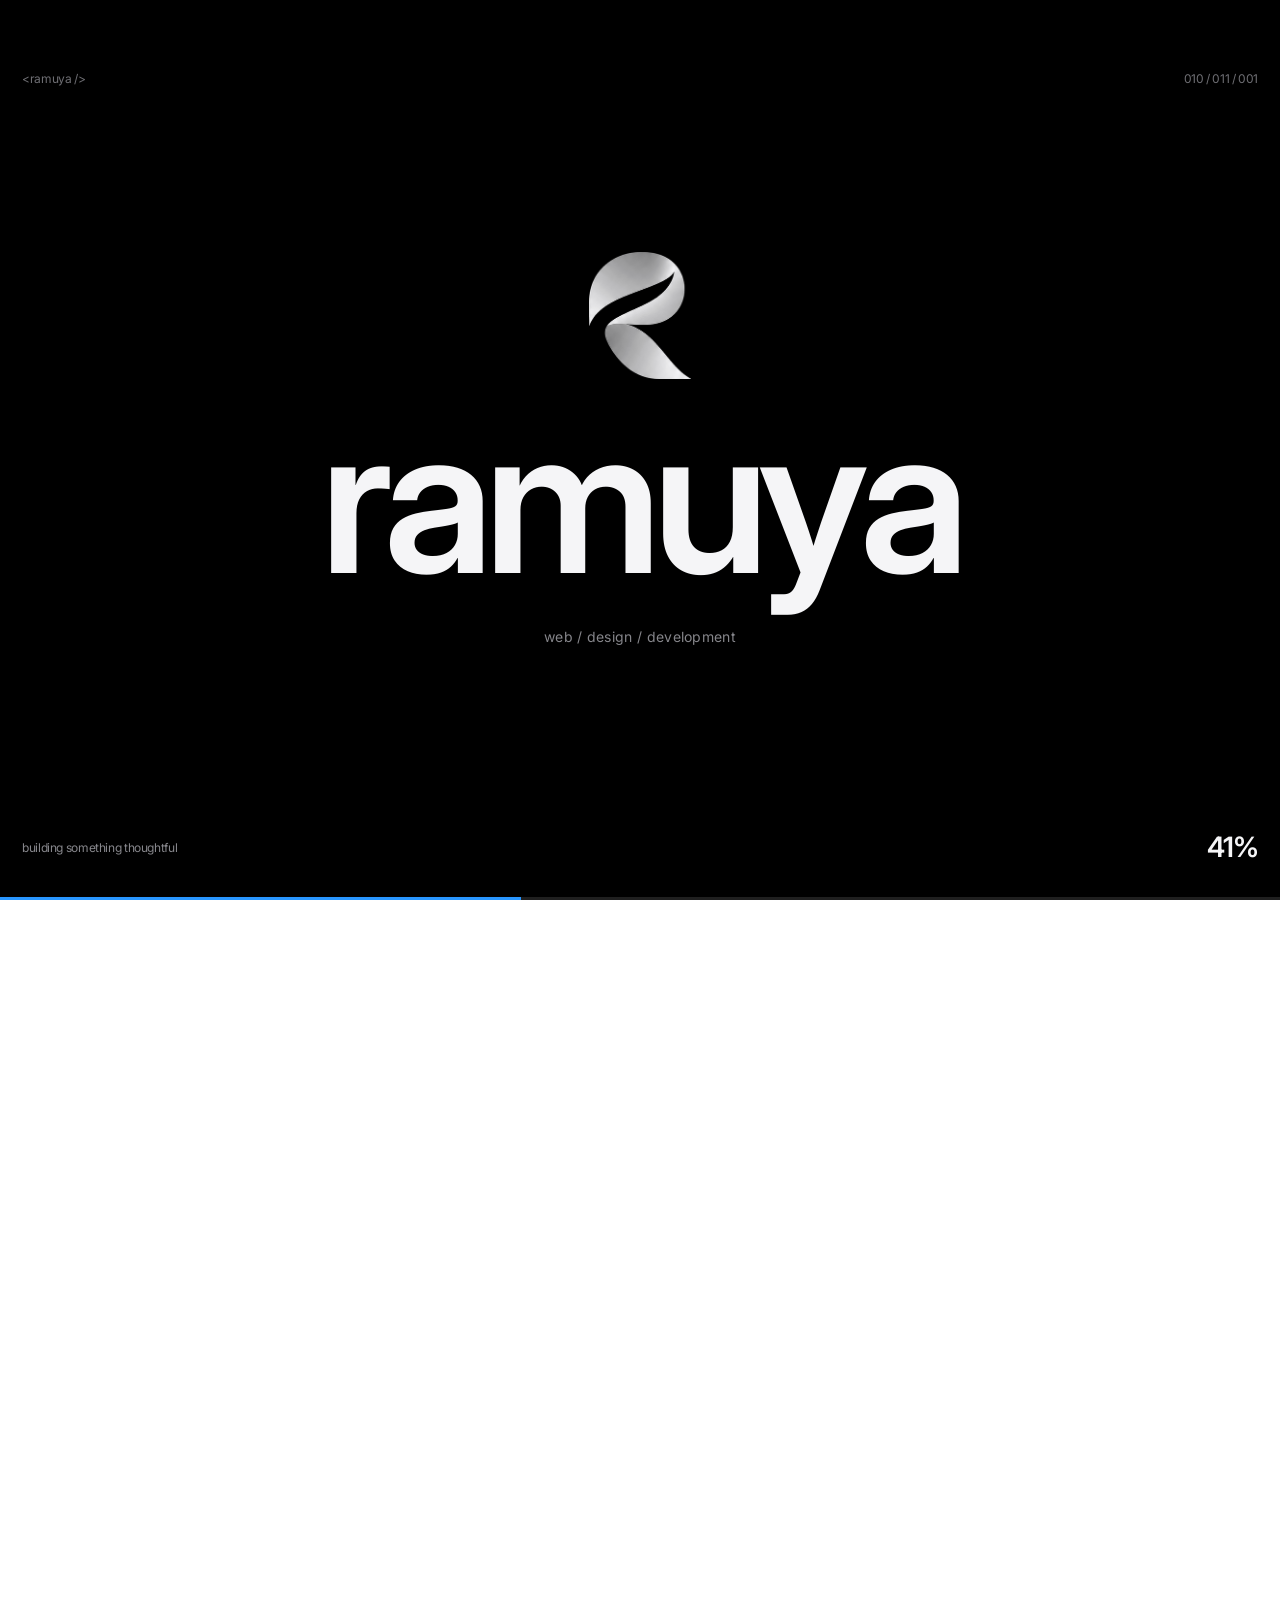
<file: project-gracie-efata-house.html>
<!DOCTYPE html>
<html lang="id">
<head>
  <meta charset="UTF-8">
  <meta name="viewport" content="width=device-width, initial-scale=1.0">
  <meta name="description" content="Gracie Efata House — website kos eksklusif 24 kamar di Jimbaran, Bali dengan kolam renang dan denah interaktif.">
  <title>Gracie Efata House — Ramuya</title>
  <link rel="preconnect" href="https://fonts.googleapis.com">
  <link rel="preconnect" href="https://fonts.gstatic.com" crossorigin>
  <!-- Font utama: SF Pro (bawaan perangkat Apple). Inter dipakai sebagai pengganti di perangkat lain -->
  <link href="https://fonts.googleapis.com/css2?family=Inter:wght@400;500;600;700&display=swap" rel="stylesheet">
  <link rel="stylesheet" href="assets/css/style.css">

  <!-- Brand icons + info untuk Google / media sosial -->
  <link rel="icon" href="assets/images/favicon.ico" sizes="48x48">
  <link rel="icon" type="image/png" sizes="48x48" href="assets/images/favicon-48.png">
  <link rel="icon" type="image/png" sizes="96x96" href="assets/images/favicon-96.png">
  <link rel="icon" type="image/png" sizes="192x192" href="assets/images/favicon-192.png">
  <link rel="apple-touch-icon" href="assets/images/apple-touch-icon.png">
  <meta name="theme-color" content="#000000">
  <meta property="og:site_name" content="Ramuya">
  <meta property="og:type" content="website">
  <meta property="og:image" content="https://ramuya.com/assets/images/ramuya-logo.png">
  <script type="application/ld+json">
  {
    "@context": "https://schema.org",
    "@type": "Organization",
    "name": "Ramuya",
    "url": "https://ramuya.com/",
    "logo": "https://ramuya.com/assets/images/ramuya-logo.png"
  }
  </script>
  <script src="assets/js/intro-check.js"></script>
</head>
<body>
  <header class="site-header">
    <div class="header-bar">
      <a class="logo" href="index.html" aria-label="Ramuya — home">
        <img class="logo-dark" src="assets/images/logo-lockup-dark.png" alt="Ramuya" width="305" height="96">
        <img class="logo-light" src="assets/images/logo-lockup-light.png" alt="" aria-hidden="true" width="305" height="96">
      </a>
      <nav class="nav">
        <a href="index.html">Home</a>
        <a href="services.html">Services</a>
        <a href="work.html" class="active">Work</a>
        <a href="about.html">About</a>
        <a href="contact.html">Contact</a>
        <a class="nav-cta" href="contact.html" data-whatsapp><span>Let's talk</span><i>→</i></a>
      </nav>
      <button class="menu-toggle" aria-label="Buka menu" aria-expanded="false"><span></span><span></span></button>
    </div>
  </header>

  <main>
    <!-- Judul proyek -->
    <section class="project-hero">
      <p class="eyebrow">Selected work / 2026 / Boarding House Website · Jimbaran, Bali</p>
      <h1 class="page-title">Gracie Efata House</h1>
      <p class="page-lead">A warm, trustworthy website for a 24-room premium boarding house in Jimbaran — designed to turn a curious visitor into a WhatsApp conversation.</p>
      <div class="hero-actions">
        <a class="btn btn-dark" href="https://gracieefatahouse.com/" target="_blank" rel="noopener">Open live website</a>
        <a class="text-link" href="work.html">All projects</a>
      </div>
      <dl class="project-info">
        <div><dt>Category</dt><dd>Boarding House Website · Jimbaran, Bali</dd></div>
        <div><dt>Services</dt><dd>Web design, responsive front-end, local SEO basics</dd></div>
        <div><dt>Year</dt><dd>2026</dd></div>
      </dl>
    </section>

    <!-- Preview desktop + mobile (kalau gambar gagal dimuat, dipakai gambar dummy) -->
    <section class="project-preview" aria-label="Desktop and mobile preview">
      <figure class="device browser pv-desk"><div class="browser-bar"><i></i><i></i><i></i></div><img src="assets/images/gracie_desktop.png" alt="Tampilan desktop Gracie Efata House" onerror="this.onerror=null;this.src='assets/images/dummy-project.svg'"></figure>
      <figure class="device phone pv-mob"><img src="assets/images/gracie_mobile.jpeg" alt="Tampilan mobile Gracie Efata House" onerror="this.onerror=null;this.src='assets/images/dummy-project.svg'"></figure>
    </section>

    <!-- Studi kasus -->
    <section class="section project-body">
      <div class="project-detail-aside reveal">The thinking behind the pixels<br>&lt;case-study /&gt;</div>
      <div class="project-detail-copy">
        <h2 class="title">A little context.<br><span class="grad">A lot of intention.</span></h2>
        <p><strong>The challenge.</strong> A room listing has to feel personal and premium while answering the practical questions fast: what is included, where is it, and is a room available?</p>
        <p><strong>The approach.</strong> A one-page layout that moves from feeling (hero and gallery) to facts (facilities, location) to action (floor plan and WhatsApp), with the call to action always within reach.</p>
        <ul class="project-highlights">
          <li>Interactive floor plan — pick a floor, tap a room, ask about it on WhatsApp</li>
          <li>Photo and video gallery of rooms, pool and shared spaces</li>
          <li>Facilities and nearby-places sections for long-term residents</li>
          <li>Search-ready: custom domain, meta description and Google verification</li>
        </ul>
      </div>
    </section>

    <!-- Navigasi antar proyek -->
    <nav class="project-nav" aria-label="Project navigation">
      <a class="btn" href="work.html">← All projects</a>
      <a class="btn btn-dark" href="project-mi-baguetto.html">Next project: Mi Baguetto</a>
    </nav>
  </main>

  <footer class="site-footer">
    <div class="footer-inner">
      <p class="footer-note">Thoughtful websites for brands, people, and ideas with something to say.</p>
      <div class="footer-cols">
        <div class="footer-column"><span class="footer-label">Explore</span><a href="index.html">Home</a><a href="services.html">Services</a><a href="work.html">Work</a><a href="about.html">About</a><a href="contact.html">Contact</a></div>
        <div class="footer-column"><span class="footer-label">Services</span><a href="services.html">Web Design</a><a href="services.html">Web Development</a><a href="services.html">Landing Pages</a><a href="services.html">UI/UX Direction</a></div>
        <div class="footer-column"><span class="footer-label">Say hello</span><a href="mailto:ramuya2026@gmail.com">ramuya2026@gmail.com</a><span>Bali, Indonesia</span><span>Working worldwide</span></div>
        <div class="footer-column"><span class="footer-label">Follow</span>
          <a href="https://www.instagram.com/ramuya.official/" target="_blank" rel="noopener">Instagram</a>
          <a href="https://www.linkedin.com/search/results/all/?keywords=Novan%20Mirza%20Arana%20Putro" target="_blank" rel="noopener">LinkedIn</a>
          <a href="https://github.com/NovanArana" target="_blank" rel="noopener">GitHub</a></div>
      </div>
      <div class="footer-bottom"><span>© 2026 Ramuya. All rights reserved.</span><span>made with intention · and a little code</span></div>
    </div>
  </footer>

  <script src="assets/js/vendor/gsap.min.js"></script>
  <script src="assets/js/vendor/ScrollTrigger.min.js"></script>
  <script src="assets/js/vendor/lenis.min.js"></script>
  <script src="assets/js/main.js"></script>
  <script src="assets/js/smooth-scroll.js"></script>
  <script src="assets/js/intro.js"></script>
  <script src="assets/js/motion.js"></script>
  <script src="assets/js/scroll-story.js"></script>
</body>
</html>
</file>
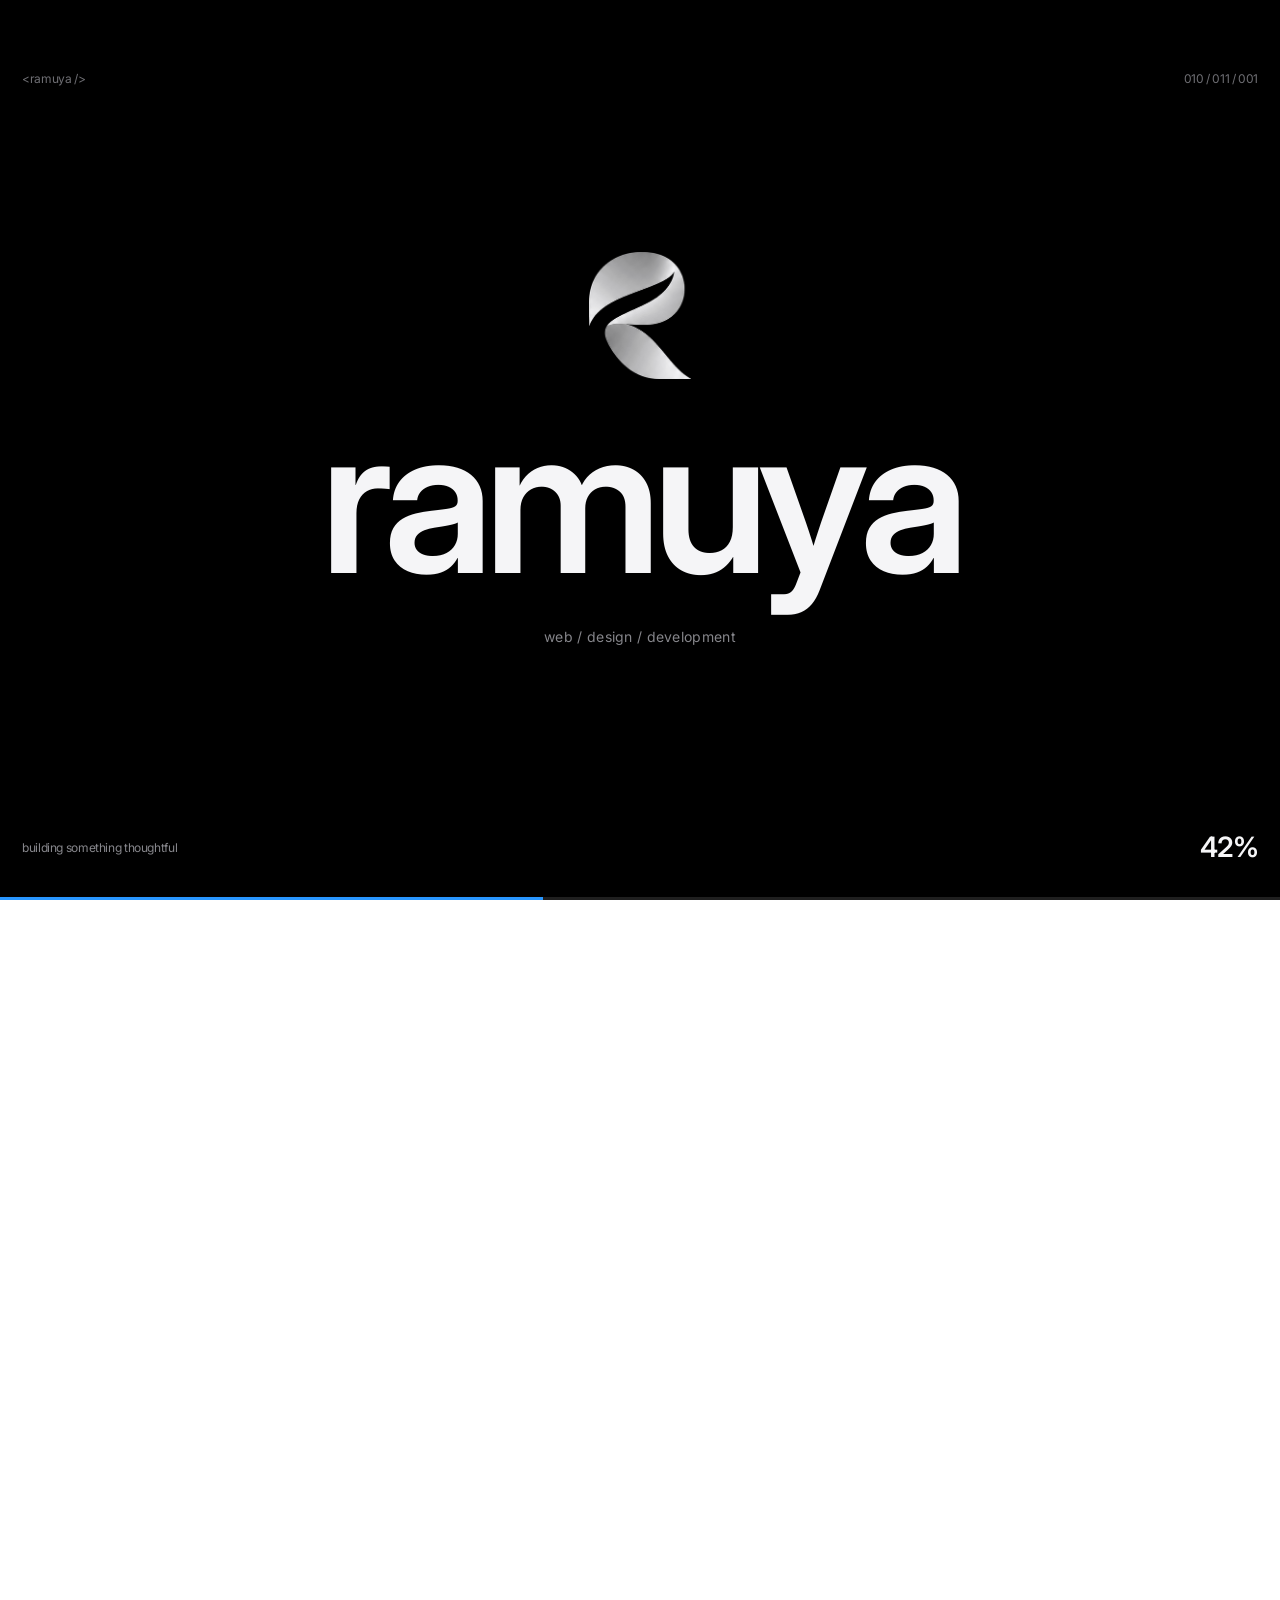
<file: project-mi-baguetto.html>
<!DOCTYPE html>
<html lang="id">
<head>
  <meta charset="UTF-8">
  <meta name="viewport" content="width=device-width, initial-scale=1.0">
  <meta name="description" content="Mi Baguetto — website toko roti &amp; camilan (risoles, donat, bomboloni) dengan pemesanan lewat WhatsApp.">
  <title>Mi Baguetto — Ramuya</title>
  <link rel="preconnect" href="https://fonts.googleapis.com">
  <link rel="preconnect" href="https://fonts.gstatic.com" crossorigin>
  <!-- Font utama: SF Pro (bawaan perangkat Apple). Inter dipakai sebagai pengganti di perangkat lain -->
  <link href="https://fonts.googleapis.com/css2?family=Inter:wght@400;500;600;700&display=swap" rel="stylesheet">
  <link rel="stylesheet" href="assets/css/style.css">

  <!-- Brand icons + info untuk Google / media sosial -->
  <link rel="icon" href="assets/images/favicon.ico" sizes="48x48">
  <link rel="icon" type="image/png" sizes="48x48" href="assets/images/favicon-48.png">
  <link rel="icon" type="image/png" sizes="96x96" href="assets/images/favicon-96.png">
  <link rel="icon" type="image/png" sizes="192x192" href="assets/images/favicon-192.png">
  <link rel="apple-touch-icon" href="assets/images/apple-touch-icon.png">
  <meta name="theme-color" content="#000000">
  <meta property="og:site_name" content="Ramuya">
  <meta property="og:type" content="website">
  <meta property="og:image" content="https://ramuya.com/assets/images/ramuya-logo.png">
  <script type="application/ld+json">
  {
    "@context": "https://schema.org",
    "@type": "Organization",
    "name": "Ramuya",
    "url": "https://ramuya.com/",
    "logo": "https://ramuya.com/assets/images/ramuya-logo.png"
  }
  </script>
  <script src="assets/js/intro-check.js"></script>
</head>
<body>
  <header class="site-header">
    <div class="header-bar">
      <a class="logo" href="index.html" aria-label="Ramuya — home">
        <img class="logo-dark" src="assets/images/logo-lockup-dark.png" alt="Ramuya" width="305" height="96">
        <img class="logo-light" src="assets/images/logo-lockup-light.png" alt="" aria-hidden="true" width="305" height="96">
      </a>
      <nav class="nav">
        <a href="index.html">Home</a>
        <a href="services.html">Services</a>
        <a href="work.html" class="active">Work</a>
        <a href="about.html">About</a>
        <a href="contact.html">Contact</a>
        <a class="nav-cta" href="contact.html" data-whatsapp><span>Let's talk</span><i>→</i></a>
      </nav>
      <button class="menu-toggle" aria-label="Buka menu" aria-expanded="false"><span></span><span></span></button>
    </div>
  </header>

  <main>
    <!-- Judul proyek -->
    <section class="project-hero">
      <p class="eyebrow">Selected work / 2026 / Bakery Website · Order via WhatsApp</p>
      <h1 class="page-title">Mi Baguetto</h1>
      <p class="page-lead">A warm, appetizing website for a small bakery — risoles, donuts and bomboloni — built to make little treats look irresistible and to turn a craving into a WhatsApp order.</p>
      <div class="hero-actions">
        <a class="btn btn-dark" href="https://mi-baguetto.pages.dev/" target="_blank" rel="noopener">Open live website</a>
        <a class="text-link" href="work.html">All projects</a>
      </div>
      <dl class="project-info">
        <div><dt>Category</dt><dd>Bakery Website</dd></div>
        <div><dt>Services</dt><dd>Web design, responsive front-end, WhatsApp ordering flow</dd></div>
        <div><dt>Year</dt><dd>2026</dd></div>
      </dl>
    </section>

    <!-- Preview desktop + mobile (kalau gambar gagal dimuat, dipakai gambar dummy) -->
    <section class="project-preview" aria-label="Desktop and mobile preview">
      <figure class="device browser pv-desk"><div class="browser-bar"><i></i><i></i><i></i></div><img src="assets/images/mibaguetto_desktop.png" alt="Tampilan desktop Mi Baguetto" onerror="this.onerror=null;this.src='assets/images/dummy-project.svg'"></figure>
      <figure class="device phone pv-mob"><img src="assets/images/mibaguetto_mobile.jpeg" alt="Tampilan mobile Mi Baguetto" onerror="this.onerror=null;this.src='assets/images/dummy-project.svg'"></figure>
    </section>

    <!-- Studi kasus -->
    <section class="section project-body">
      <div class="project-detail-aside reveal">The thinking behind the pixels<br>&lt;case-study /&gt;</div>
      <div class="project-detail-copy">
        <h2 class="title">A little context.<br><span class="grad">A lot of intention.</span></h2>
        <p><strong>The challenge.</strong> A small bakery doesn’t need a complicated online shop — it needs to look delicious, show what’s on offer and make ordering effortless on a phone.</p>
        <p><strong>The approach.</strong> A light one-page site that moves from the brand’s story to the menu and straight to contact, with WhatsApp acting as the checkout and a persistent “Order Now” button.</p>
        <ul class="project-highlights">
          <li>One-page structure: Home, Our Story, Menu and Contact</li>
          <li>Menu built around the bakery’s signature treats: risoles, donuts and bomboloni</li>
          <li>Mobile-friendly navigation with an always-reachable “Order Now” button</li>
          <li>Direct WhatsApp ordering, with a clear reminder to confirm availability before paying</li>
        </ul>
      </div>
    </section>

    <!-- Navigasi antar proyek -->
    <nav class="project-nav" aria-label="Project navigation">
      <a class="btn" href="work.html">← All projects</a>
      <a class="btn btn-dark" href="project-nusa-trail.html">Next project: Nusa Trail</a>
    </nav>
  </main>

  <footer class="site-footer">
    <div class="footer-inner">
      <p class="footer-note">Thoughtful websites for brands, people, and ideas with something to say.</p>
      <div class="footer-cols">
        <div class="footer-column"><span class="footer-label">Explore</span><a href="index.html">Home</a><a href="services.html">Services</a><a href="work.html">Work</a><a href="about.html">About</a><a href="contact.html">Contact</a></div>
        <div class="footer-column"><span class="footer-label">Services</span><a href="services.html">Web Design</a><a href="services.html">Web Development</a><a href="services.html">Landing Pages</a><a href="services.html">UI/UX Direction</a></div>
        <div class="footer-column"><span class="footer-label">Say hello</span><a href="mailto:ramuya2026@gmail.com">ramuya2026@gmail.com</a><span>Bali, Indonesia</span><span>Working worldwide</span></div>
        <div class="footer-column"><span class="footer-label">Follow</span>
          <a href="https://www.instagram.com/ramuya.official/" target="_blank" rel="noopener">Instagram</a>
          <a href="https://www.linkedin.com/search/results/all/?keywords=Novan%20Mirza%20Arana%20Putro" target="_blank" rel="noopener">LinkedIn</a>
          <a href="https://github.com/NovanArana" target="_blank" rel="noopener">GitHub</a></div>
      </div>
      <div class="footer-bottom"><span>© 2026 Ramuya. All rights reserved.</span><span>made with intention · and a little code</span></div>
    </div>
  </footer>

  <script src="assets/js/vendor/gsap.min.js"></script>
  <script src="assets/js/vendor/ScrollTrigger.min.js"></script>
  <script src="assets/js/vendor/lenis.min.js"></script>
  <script src="assets/js/main.js"></script>
  <script src="assets/js/smooth-scroll.js"></script>
  <script src="assets/js/intro.js"></script>
  <script src="assets/js/motion.js"></script>
  <script src="assets/js/scroll-story.js"></script>
</body>
</html>
</file>
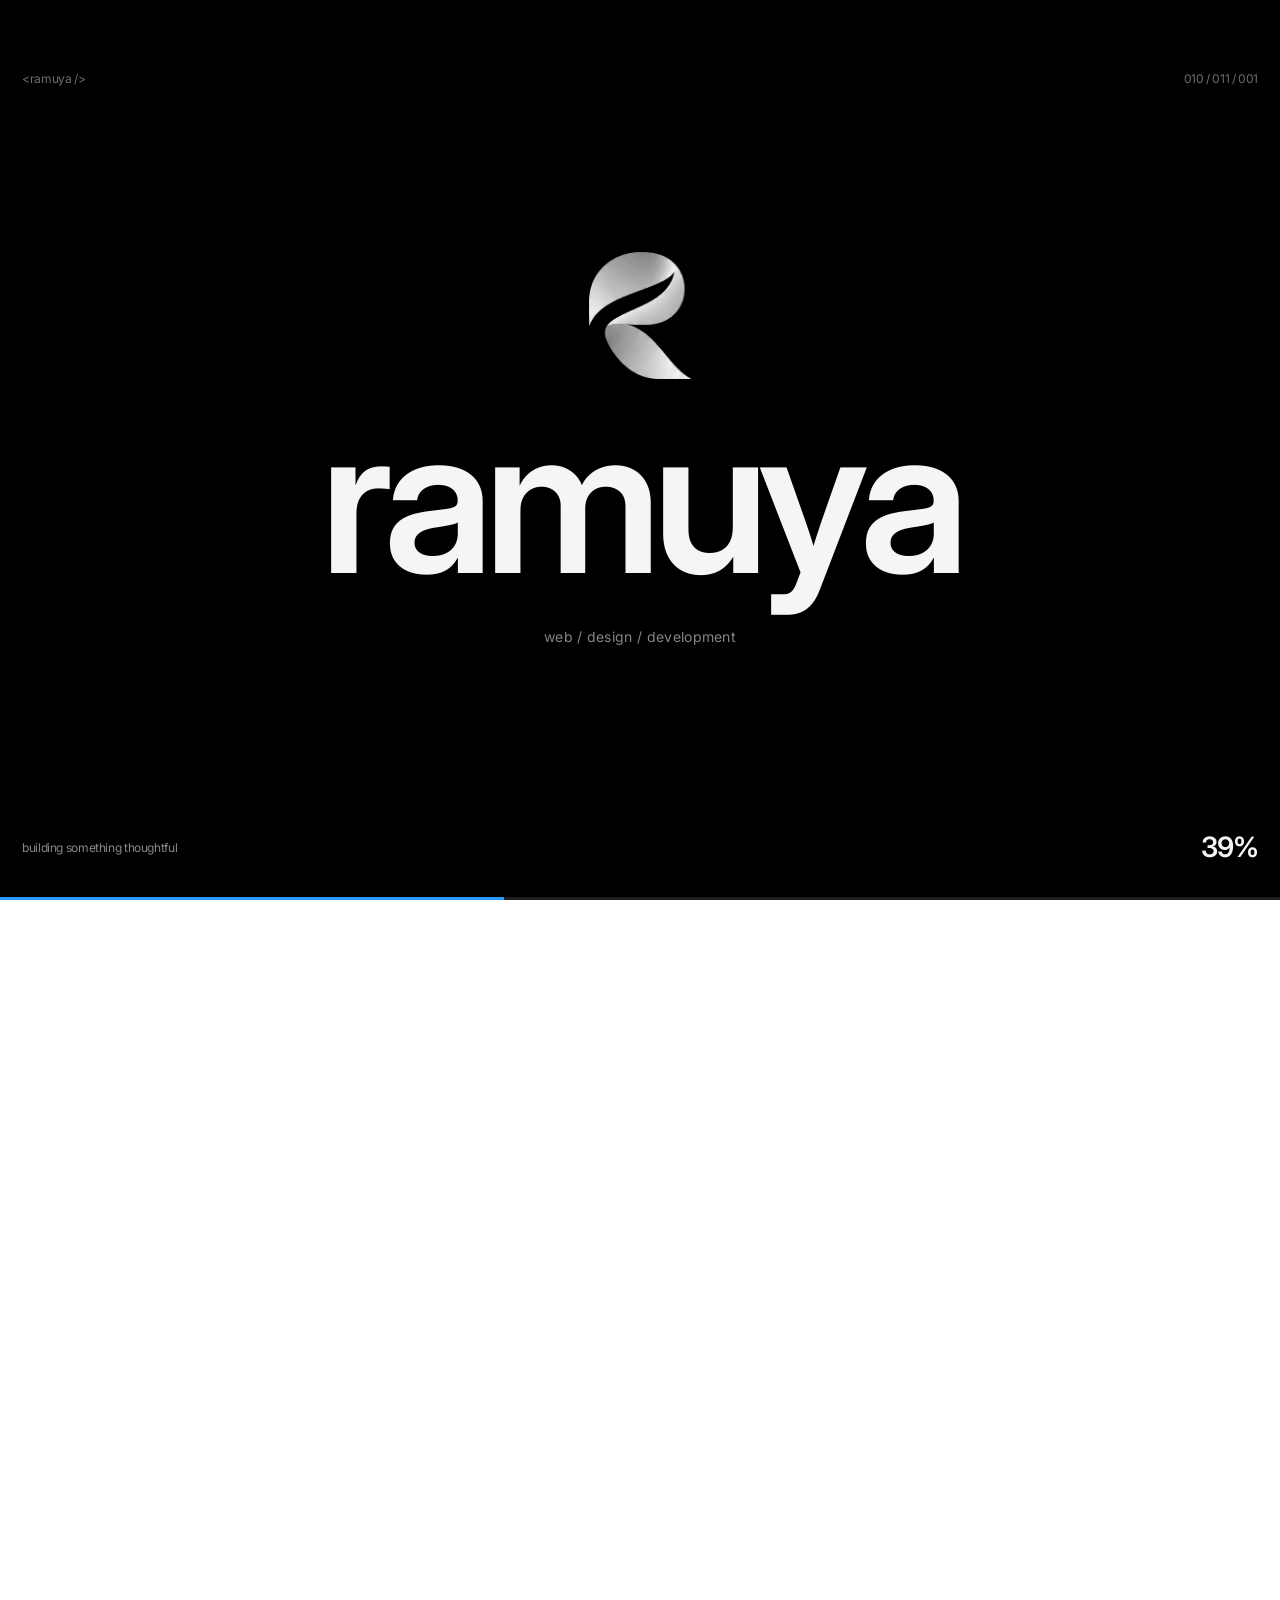
<file: project-nusa-trail.html>
<!DOCTYPE html>
<html lang="id">
<head>
  <meta charset="UTF-8">
  <meta name="viewport" content="width=device-width, initial-scale=1.0">
  <meta name="description" content="Nusa Trail — website wisata berkelanjutan di Indonesia: destinasi, program konservasi, dan FAQ.">
  <title>Nusa Trail — Ramuya</title>
  <link rel="preconnect" href="https://fonts.googleapis.com">
  <link rel="preconnect" href="https://fonts.gstatic.com" crossorigin>
  <!-- Font utama: SF Pro (bawaan perangkat Apple). Inter dipakai sebagai pengganti di perangkat lain -->
  <link href="https://fonts.googleapis.com/css2?family=Inter:wght@400;500;600;700&display=swap" rel="stylesheet">
  <link rel="stylesheet" href="assets/css/style.css">

  <!-- Brand icons + info untuk Google / media sosial -->
  <link rel="icon" href="assets/images/favicon.ico" sizes="48x48">
  <link rel="icon" type="image/png" sizes="48x48" href="assets/images/favicon-48.png">
  <link rel="icon" type="image/png" sizes="96x96" href="assets/images/favicon-96.png">
  <link rel="icon" type="image/png" sizes="192x192" href="assets/images/favicon-192.png">
  <link rel="apple-touch-icon" href="assets/images/apple-touch-icon.png">
  <meta name="theme-color" content="#000000">
  <meta property="og:site_name" content="Ramuya">
  <meta property="og:type" content="website">
  <meta property="og:image" content="https://ramuya.com/assets/images/ramuya-logo.png">
  <script type="application/ld+json">
  {
    "@context": "https://schema.org",
    "@type": "Organization",
    "name": "Ramuya",
    "url": "https://ramuya.com/",
    "logo": "https://ramuya.com/assets/images/ramuya-logo.png"
  }
  </script>
  <script src="assets/js/intro-check.js"></script>
</head>
<body>
  <header class="site-header">
    <div class="header-bar">
      <a class="logo" href="index.html" aria-label="Ramuya — home">
        <img class="logo-dark" src="assets/images/logo-lockup-dark.png" alt="Ramuya" width="305" height="96">
        <img class="logo-light" src="assets/images/logo-lockup-light.png" alt="" aria-hidden="true" width="305" height="96">
      </a>
      <nav class="nav">
        <a href="index.html">Home</a>
        <a href="services.html">Services</a>
        <a href="work.html" class="active">Work</a>
        <a href="about.html">About</a>
        <a href="contact.html">Contact</a>
        <a class="nav-cta" href="contact.html" data-whatsapp><span>Let's talk</span><i>→</i></a>
      </nav>
      <button class="menu-toggle" aria-label="Buka menu" aria-expanded="false"><span></span><span></span></button>
    </div>
  </header>

  <main>
    <!-- Judul proyek -->
    <section class="project-hero">
      <p class="eyebrow">Selected work / 2026 / Sustainable Tourism Website</p>
      <h1 class="page-title">Nusa Trail</h1>
      <p class="page-lead">A sustainable-tourism website that turns responsible travel into something people actually want to explore — destinations, conservation programs and honest answers in one calm, image-led page.</p>
      <div class="hero-actions">
        <a class="btn btn-dark" href="https://nusatrail.netlify.app/" target="_blank" rel="noopener">Open live website</a>
        <a class="text-link" href="work.html">All projects</a>
      </div>
      <dl class="project-info">
        <div><dt>Category</dt><dd>Sustainable Tourism Website</dd></div>
        <div><dt>Services</dt><dd>UI direction, responsive web design, front-end development</dd></div>
        <div><dt>Year</dt><dd>2026</dd></div>
      </dl>
    </section>

    <!-- Preview desktop + mobile (kalau gambar gagal dimuat, dipakai gambar dummy) -->
    <section class="project-preview" aria-label="Desktop and mobile preview">
      <figure class="device browser pv-desk"><div class="browser-bar"><i></i><i></i><i></i></div><img src="assets/images/nusatrail_desktop.png" alt="Tampilan desktop Nusa Trail" onerror="this.onerror=null;this.src='assets/images/dummy-project.svg'"></figure>
      <figure class="device phone pv-mob"><img src="assets/images/nusatrail_mobile.jpeg" alt="Tampilan mobile Nusa Trail" onerror="this.onerror=null;this.src='assets/images/dummy-project.svg'"></figure>
    </section>

    <!-- Studi kasus -->
    <section class="section project-body">
      <div class="project-detail-aside reveal">The thinking behind the pixels<br>&lt;case-study /&gt;</div>
      <div class="project-detail-copy">
        <h2 class="title">A little context.<br><span class="grad">A lot of intention.</span></h2>
        <p><strong>The challenge.</strong> Eco-travel content is usually heavy: certifications, impact numbers, itineraries. The goal was to keep the story inspiring while keeping every section easy to scan.</p>
        <p><strong>The approach.</strong> A single scrolling story — mission, curated destinations, the environmental roadmap, then FAQ — with generous imagery, clear section rhythm and a persistent call to action to start exploring.</p>
        <ul class="project-highlights">
          <li>Curated destination cards with rating and starting price</li>
          <li>Environmental vision section: mangrove, plastic-neutral, socio-economic, carbon offsetting</li>
          <li>FAQ accordion that answers booking and carbon-neutral questions</li>
          <li>Direct WhatsApp booking with a pre-filled message</li>
        </ul>
      </div>
    </section>

    <!-- Navigasi antar proyek -->
    <nav class="project-nav" aria-label="Project navigation">
      <a class="btn" href="work.html">← All projects</a>
      <a class="btn btn-dark" href="project-enviora.html">Next project: Enviora</a>
    </nav>
  </main>

  <footer class="site-footer">
    <div class="footer-inner">
      <p class="footer-note">Thoughtful websites for brands, people, and ideas with something to say.</p>
      <div class="footer-cols">
        <div class="footer-column"><span class="footer-label">Explore</span><a href="index.html">Home</a><a href="services.html">Services</a><a href="work.html">Work</a><a href="about.html">About</a><a href="contact.html">Contact</a></div>
        <div class="footer-column"><span class="footer-label">Services</span><a href="services.html">Web Design</a><a href="services.html">Web Development</a><a href="services.html">Landing Pages</a><a href="services.html">UI/UX Direction</a></div>
        <div class="footer-column"><span class="footer-label">Say hello</span><a href="mailto:ramuya2026@gmail.com">ramuya2026@gmail.com</a><span>Bali, Indonesia</span><span>Working worldwide</span></div>
        <div class="footer-column"><span class="footer-label">Follow</span>
          <a href="https://www.instagram.com/ramuya.official/" target="_blank" rel="noopener">Instagram</a>
          <a href="https://www.linkedin.com/search/results/all/?keywords=Novan%20Mirza%20Arana%20Putro" target="_blank" rel="noopener">LinkedIn</a>
          <a href="https://github.com/NovanArana" target="_blank" rel="noopener">GitHub</a></div>
      </div>
      <div class="footer-bottom"><span>© 2026 Ramuya. All rights reserved.</span><span>made with intention · and a little code</span></div>
    </div>
  </footer>

  <script src="assets/js/vendor/gsap.min.js"></script>
  <script src="assets/js/vendor/ScrollTrigger.min.js"></script>
  <script src="assets/js/vendor/lenis.min.js"></script>
  <script src="assets/js/main.js"></script>
  <script src="assets/js/smooth-scroll.js"></script>
  <script src="assets/js/intro.js"></script>
  <script src="assets/js/motion.js"></script>
  <script src="assets/js/scroll-story.js"></script>
</body>
</html>
</file>
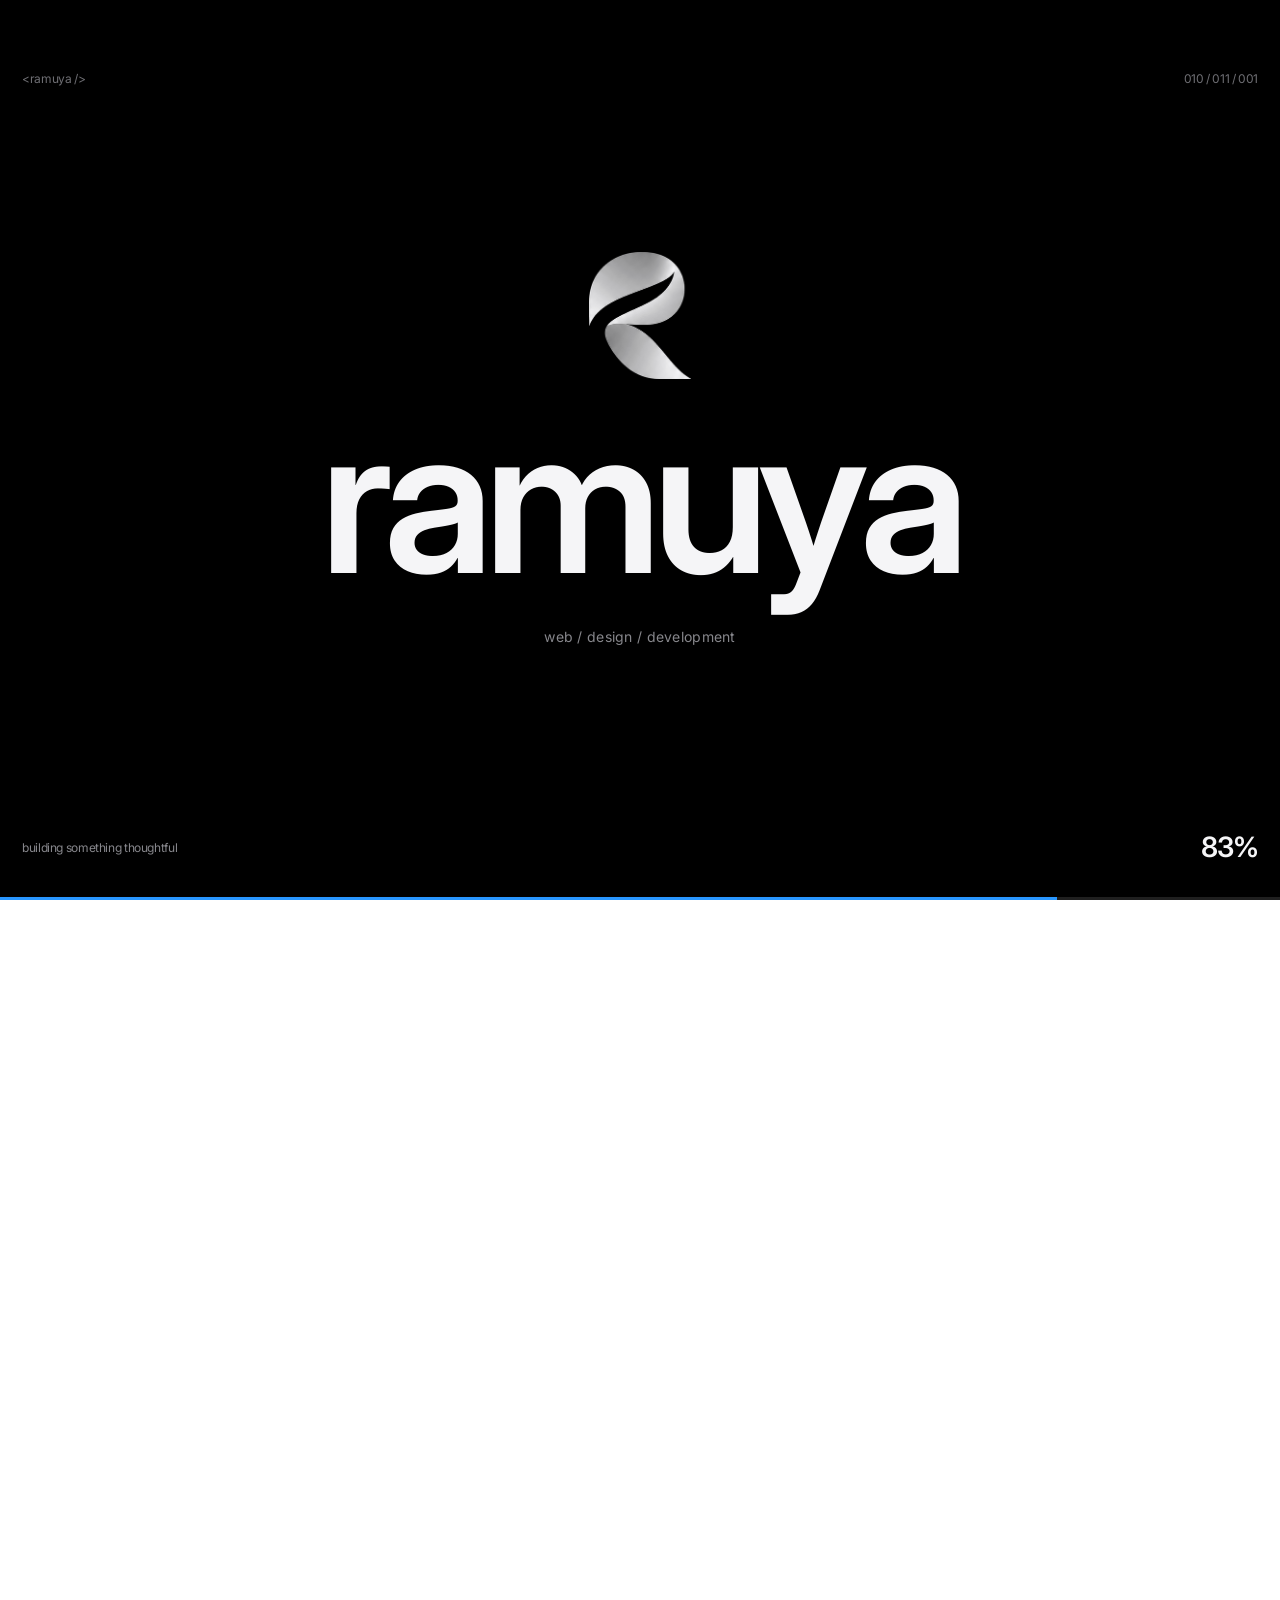
<file: services.html>
<!DOCTYPE html>
<html lang="id">
<head>
  <meta charset="UTF-8">
  <meta name="viewport" content="width=device-width, initial-scale=1.0">
  <meta name="description" content="Ramuya — freelance web design untuk brand yang ingin tampil hangat, modern, dan berkesan.">
  <title>Services — Ramuya</title>
  <link rel="preconnect" href="https://fonts.googleapis.com">
  <link rel="preconnect" href="https://fonts.gstatic.com" crossorigin>
  <!-- Font utama: SF Pro (bawaan perangkat Apple). Inter dipakai sebagai pengganti di perangkat lain -->
  <link href="https://fonts.googleapis.com/css2?family=Inter:wght@400;500;600;700&display=swap" rel="stylesheet">
  <link rel="stylesheet" href="assets/css/style.css">

  <!-- Brand icons + info untuk Google / media sosial -->
  <link rel="icon" href="assets/images/favicon.ico" sizes="48x48">
  <link rel="icon" type="image/png" sizes="48x48" href="assets/images/favicon-48.png">
  <link rel="icon" type="image/png" sizes="96x96" href="assets/images/favicon-96.png">
  <link rel="icon" type="image/png" sizes="192x192" href="assets/images/favicon-192.png">
  <link rel="apple-touch-icon" href="assets/images/apple-touch-icon.png">
  <meta name="theme-color" content="#000000">
  <meta property="og:site_name" content="Ramuya">
  <meta property="og:type" content="website">
  <meta property="og:image" content="https://ramuya.com/assets/images/ramuya-logo.png">
  <script type="application/ld+json">
  {
    "@context": "https://schema.org",
    "@type": "Organization",
    "name": "Ramuya",
    "url": "https://ramuya.com/",
    "logo": "https://ramuya.com/assets/images/ramuya-logo.png"
  }
  </script>
  <script src="assets/js/intro-check.js"></script>
</head>
<body>
  <header class="site-header">
    <div class="header-bar">
      <a class="logo" href="index.html" aria-label="Ramuya — home">
        <img class="logo-dark" src="assets/images/logo-lockup-dark.png" alt="Ramuya" width="305" height="96">
        <img class="logo-light" src="assets/images/logo-lockup-light.png" alt="" aria-hidden="true" width="305" height="96">
      </a>
      <nav class="nav">
        <a href="index.html">Home</a>
        <a href="services.html" class="active">Services</a>
        <a href="work.html">Work</a>
        <a href="about.html">About</a>
        <a href="contact.html">Contact</a>
        <a class="nav-cta" href="contact.html" data-whatsapp><span>Let's talk</span><i>→</i></a>
      </nav>
      <button class="menu-toggle" aria-label="Buka menu" aria-expanded="false"><span></span><span></span></button>
    </div>
  </header>

  <main>
    <section class="page-hero">
      <p class="eyebrow">services / 2026</p>
      <h1 class="page-title">I make the<br><span class="grad">web feel human.</span></h1>
      <p class="page-lead">From first idea to final pixel, I build digital spaces with strategy, character and just the right amount of movement.</p>
    </section>

    <section class="product-strip" aria-label="Selected products">
      <div class="strip-row" data-dir="-1"><figure class="device browser "><div class="browser-bar"><i></i><i></i><i></i></div><img src="assets/images/nusatrail_desktop.png" alt="Nusa Trail" width="1901" height="923" onerror="this.closest('.device') ? this.closest('.device').remove() : this.remove()"></figure><figure class="device browser "><div class="browser-bar"><i></i><i></i><i></i></div><img src="assets/images/enviora_desktop.png" alt="Enviora" width="1897" height="927" onerror="this.closest('.device') ? this.closest('.device').remove() : this.remove()"></figure><figure class="device browser "><div class="browser-bar"><i></i><i></i><i></i></div><img src="assets/images/gracie_desktop.png" alt="Gracie Efata House" width="1901" height="925" onerror="this.closest('.device') ? this.closest('.device').remove() : this.remove()"></figure><figure class="device browser "><div class="browser-bar"><i></i><i></i><i></i></div><img src="assets/images/nusatrail_desktop.png" alt="Nusa Trail" width="1901" height="923" onerror="this.closest('.device') ? this.closest('.device').remove() : this.remove()"></figure><figure class="device browser "><div class="browser-bar"><i></i><i></i><i></i></div><img src="assets/images/enviora_desktop.png" alt="Enviora" width="1897" height="927" onerror="this.closest('.device') ? this.closest('.device').remove() : this.remove()"></figure><figure class="device browser "><div class="browser-bar"><i></i><i></i><i></i></div><img src="assets/images/gracie_desktop.png" alt="Gracie Efata House" width="1901" height="925" onerror="this.closest('.device') ? this.closest('.device').remove() : this.remove()"></figure></div>
      <div class="strip-row" data-dir="1"><figure class="device browser "><div class="browser-bar"><i></i><i></i><i></i></div><img src="assets/images/gracie_desktop.png" alt="Gracie Efata House" width="1901" height="925" onerror="this.closest('.device') ? this.closest('.device').remove() : this.remove()"></figure><figure class="device browser "><div class="browser-bar"><i></i><i></i><i></i></div><img src="assets/images/enviora_desktop.png" alt="Enviora" width="1897" height="927" onerror="this.closest('.device') ? this.closest('.device').remove() : this.remove()"></figure><figure class="device browser "><div class="browser-bar"><i></i><i></i><i></i></div><img src="assets/images/nusatrail_desktop.png" alt="Nusa Trail" width="1901" height="923" onerror="this.closest('.device') ? this.closest('.device').remove() : this.remove()"></figure><figure class="device browser "><div class="browser-bar"><i></i><i></i><i></i></div><img src="assets/images/gracie_desktop.png" alt="Gracie Efata House" width="1901" height="925" onerror="this.closest('.device') ? this.closest('.device').remove() : this.remove()"></figure><figure class="device browser "><div class="browser-bar"><i></i><i></i><i></i></div><img src="assets/images/enviora_desktop.png" alt="Enviora" width="1897" height="927" onerror="this.closest('.device') ? this.closest('.device').remove() : this.remove()"></figure><figure class="device browser "><div class="browser-bar"><i></i><i></i><i></i></div><img src="assets/images/nusatrail_desktop.png" alt="Nusa Trail" width="1901" height="923" onerror="this.closest('.device') ? this.closest('.device').remove() : this.remove()"></figure></div>
    </section>

    <section class="section service-detail">
      <div class="detail-list">
        <article class="detail-card reveal">
          <span class="di-num">01</span>
          <h2>Web Design</h2>
          <p>Visual direction, wireframes, responsive layouts and a distinctive design system tailored to your brand.</p>
          <ul><li>Art direction</li><li>UI design</li><li>Responsive design</li></ul>
        </article>
        <article class="detail-card reveal">
          <span class="di-num">02</span>
          <h2>Web Development</h2>
          <p>Clean, responsive and lightweight front-end development that turns the design into a living experience.</p>
          <ul><li>HTML / CSS / JavaScript</li><li>Animations &amp; interactions</li><li>Performance-minded builds</li></ul>
        </article>
        <article class="detail-card reveal">
          <span class="di-num">03</span>
          <h2>Landing Pages</h2>
          <p>Focused pages designed around one clear goal — launch, promote, collect leads or make a strong first impression.</p>
          <ul><li>Conversion structure</li><li>Copy hierarchy</li><li>Launch-ready delivery</li></ul>
        </article>
        <article class="detail-card reveal">
          <span class="di-num">04</span>
          <h2>UI / UX Direction</h2>
          <p>Helping your digital product become easier to understand, nicer to use and more consistent.</p>
          <ul><li>User flows</li><li>Component systems</li><li>UX refinement</li></ul>
        </article>
      </div>
    </section>

    <section class="process scene" data-scene="process">
      <div class="process-head">
        <p class="eyebrow">process</p>
        <h2 class="title">Simple process.<br><span class="grad">Thoughtful result.</span></h2>
      </div>
      <div class="process-grid">
        <div class="process-card"><span>01</span><h3>Discover</h3><p>I listen, ask questions and find what makes your project worth remembering.</p></div>
        <div class="process-card"><span>02</span><h3>Shape</h3><p>Direction, layout, typography and motion come together into a clear visual language.</p></div>
        <div class="process-card"><span>03</span><h3>Build</h3><p>Everything gets translated into a responsive website that works beautifully.</p></div>
        <div class="process-card"><span>04</span><h3>Launch</h3><p>Polish, test and send your new digital home out into the world.</p></div>
      </div>
    </section>

    <section class="section packages" id="packages">
      <div class="packages-head">
        <p class="eyebrow">packages</p>
        <h2 class="title">Pick a plan.<br><span class="grad">Make it yours.</span></h2>
        <p class="page-lead">Every project is scoped around your goals. Choose a starting point and I'll tailor it with you.</p>
      </div>

      <!-- Special offer: ubah teksnya sesuai promo yang sedang berlaku -->
      <div class="offer">
        <span class="offer-badge">Special offer</span>
        <p><strong>Free 30-minute consultation</strong> for every new project. I'll map your goals, pages and timeline before you commit to anything.</p>
        <a class="btn btn-dark" href="contact.html" data-whatsapp data-wa-text="Halo Ramuya, saya ingin klaim free consultation 30 menit.">Claim offer</a>
      </div>

      <div class="plans">
        <article class="plan">
          
          <h3>Landing Page</h3>
          <p class="plan-desc">One focused page built around a single goal: launch, promote or collect leads.</p>
          <!-- Ganti "Custom quote" dengan harga paket kamu, mis. Rp 2.500.000 -->
          <div class="plan-price"><small>Starting from</small><strong>Rp 1.000.000</strong></div>
          <ul class="plan-list"><li>Single-page responsive design</li><li>Clear copy and visual hierarchy</li><li>WhatsApp / contact button</li><li>Launch-ready delivery</li></ul>
          <a class="btn " href="contact.html" data-whatsapp data-wa-text="Halo Ramuya, saya tertarik dengan paket Landing Page.">Ask about this plan</a>
        </article>
        <article class="plan plan-featured">
          <span class="plan-badge">Most popular</span>
          <h3>Business Website</h3>
          <p class="plan-desc">A complete multi-page website that represents your brand properly.</p>
          <!-- Ganti "Custom quote" dengan harga paket kamu, mis. Rp 2.500.000 -->
          <div class="plan-price"><small>Starting from</small><strong>Rp 1.300.000</strong></div>
          <ul class="plan-list"><li>Multi-page structure (Home, Services, About, Contact)</li><li>Custom design system</li><li>Smooth animations and interactions</li><li>Performance-minded build</li><li>Contact form to email / WhatsApp</li></ul>
          <a class="btn btn-dark" href="contact.html" data-whatsapp data-wa-text="Halo Ramuya, saya tertarik dengan paket Business Website.">Ask about this plan</a>
        </article>
        <article class="plan">
          
          <h3>Custom Experience</h3>
          <p class="plan-desc">Fully tailored design and motion for ambitious ideas.</p>
          <!-- Ganti "Custom quote" dengan harga paket kamu, mis. Rp 2.500.000 -->
          <div class="plan-price"><small>Starting from</small><strong>Rp 1.600.000</strong></div>
          <ul class="plan-list"><li>UI / UX direction and user flows</li><li>Advanced scroll animations</li><li>Reusable component system</li><li>Priority support after launch</li></ul>
          <a class="btn " href="contact.html" data-whatsapp data-wa-text="Halo Ramuya, saya tertarik dengan paket Custom Experience.">Ask about this plan</a>
        </article>
      </div>

      <ul class="included">
        <li>Responsive on every device</li>
        <li>Performance-minded builds</li>
        <li>Launch-ready delivery</li>
        <li>Direct line to me on WhatsApp</li>
      </ul>
    </section>
    <section class="ambient-section scene" data-scene="ambient">
      <div class="ambient-copy">
        <span class="eyebrow">a little more ramuya</span>
        <h2 class="title" data-split>Beautiful things<br><span class="grad">take a little movement.</span></h2>
      </div>
      <div class="ambient-stage">
        <div class="phone3d"><figure class="device phone "><img src="assets/images/nusatrail_mobile.jpeg" alt="Nusa Trail mobile" width="852" height="1599" onerror="this.closest('.device') ? this.closest('.device').remove() : this.remove()"></figure></div>
        <span class="chip chip-a">thoughtful</span><span class="chip chip-b">playful</span><span class="chip chip-c">made with care</span>
      </div>
    </section>
    <section class="cta-section">
      <p class="eyebrow">ready when you are</p>
      <h2 class="cta-title" data-split>Your idea deserves<br><span class="grad">its own space.</span></h2>
      <a href="contact.html" data-whatsapp class="btn btn-dark">Start a project</a>
    </section>
  </main>

  <footer class="site-footer">
    <div class="footer-inner">
      <p class="footer-note">Thoughtful websites for brands, people, and ideas with something to say.</p>
      <div class="footer-cols">
        <div class="footer-column"><span class="footer-label">Explore</span><a href="index.html">Home</a><a href="services.html">Services</a><a href="work.html">Work</a><a href="about.html">About</a><a href="contact.html">Contact</a></div>
        <div class="footer-column"><span class="footer-label">Services</span><a href="services.html">Web Design</a><a href="services.html">Web Development</a><a href="services.html">Landing Pages</a><a href="services.html">UI/UX Direction</a></div>
        <div class="footer-column"><span class="footer-label">Say hello</span><a href="mailto:ramuya2026@gmail.com">ramuya2026@gmail.com</a><span>Bali, Indonesia</span><span>Working worldwide</span></div>
        <div class="footer-column"><span class="footer-label">Follow</span>
          <a href="https://www.instagram.com/ramuya.official/" target="_blank" rel="noopener">Instagram</a>
          <a href="https://www.linkedin.com/search/results/all/?keywords=Novan%20Mirza%20Arana%20Putro" target="_blank" rel="noopener">LinkedIn</a>
          <a href="https://github.com/NovanArana" target="_blank" rel="noopener">GitHub</a></div>
      </div>
      <div class="footer-bottom"><span>© 2026 Ramuya. All rights reserved.</span><span>made with intention · and a little code</span></div>
    </div>
  </footer>

  <script src="assets/js/vendor/gsap.min.js"></script>
  <script src="assets/js/vendor/ScrollTrigger.min.js"></script>
  <script src="assets/js/vendor/lenis.min.js"></script>
  <script src="assets/js/main.js"></script>
  <script src="assets/js/smooth-scroll.js"></script>
  <script src="assets/js/intro.js"></script>
  <script src="assets/js/motion.js"></script>
  <script src="assets/js/scroll-story.js"></script>
</body>
</html>
</file>
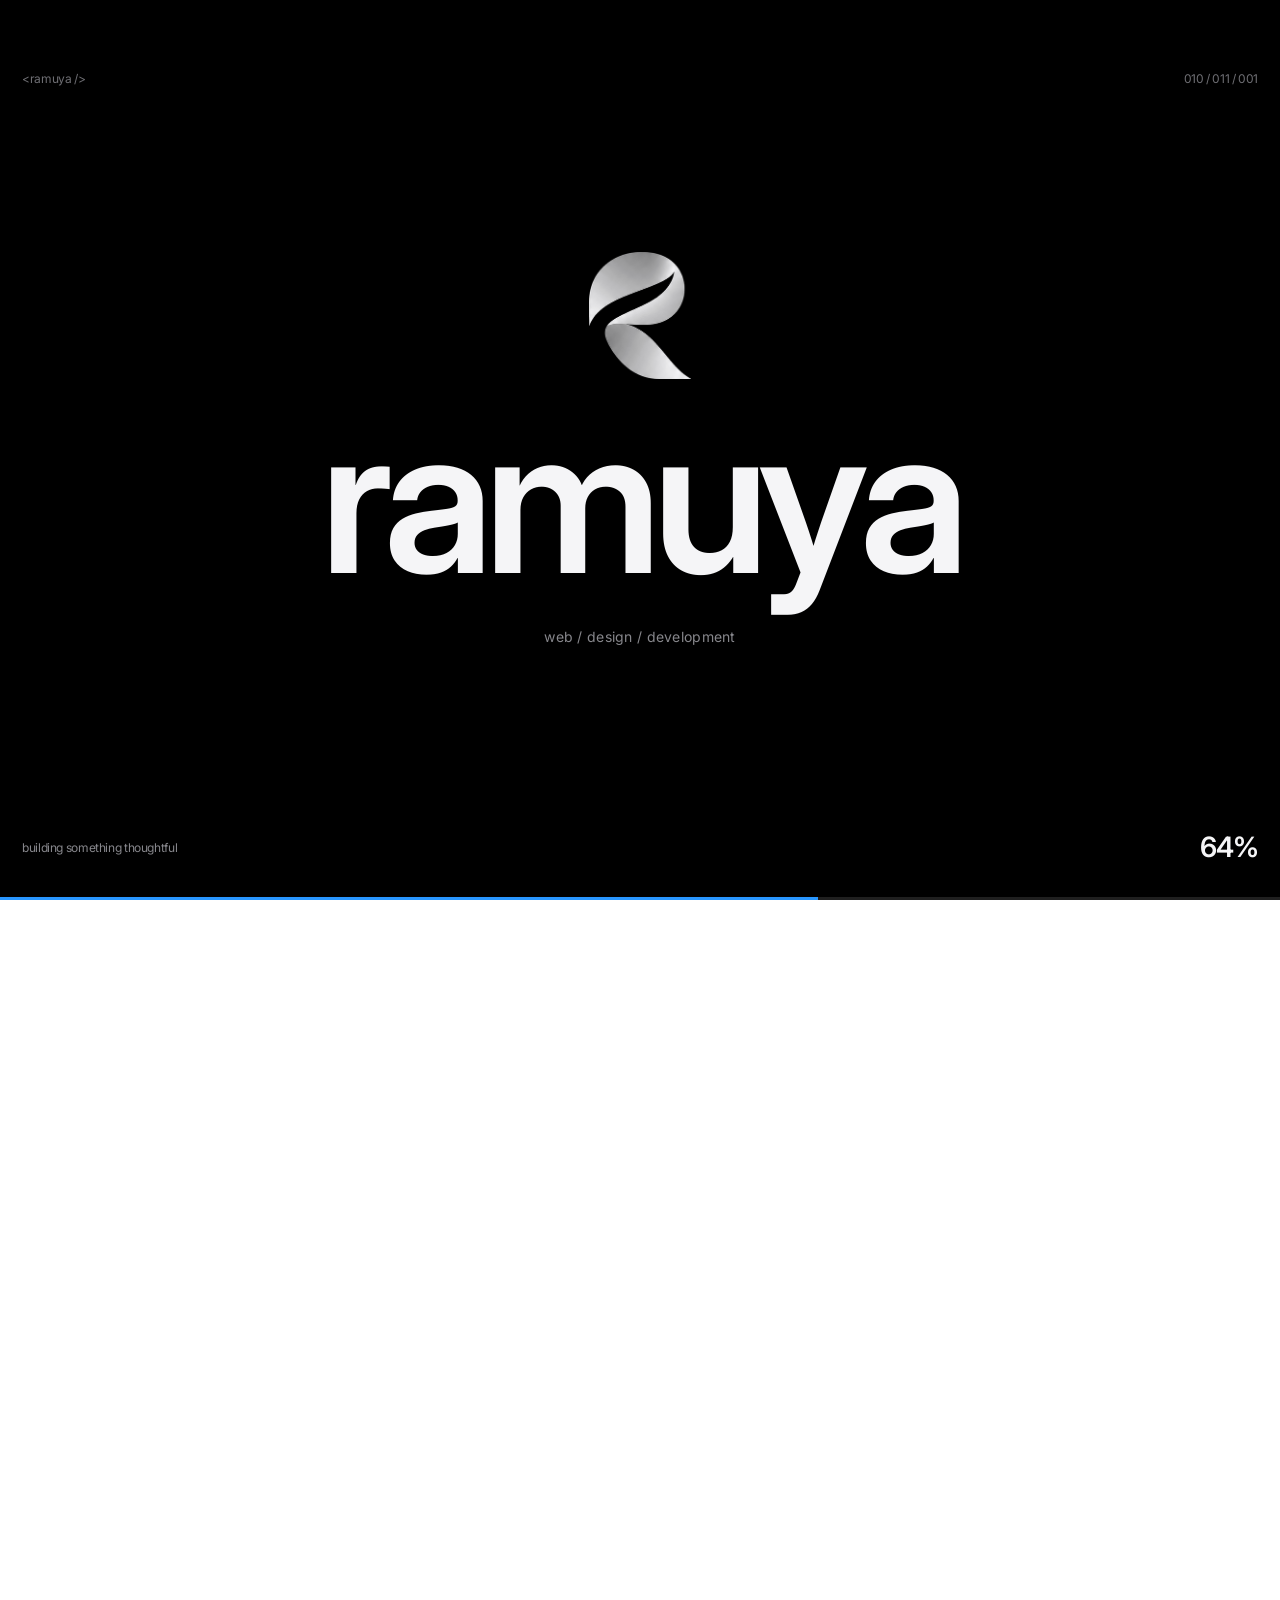
<file: work.html>
<!DOCTYPE html>
<html lang="id">
<head>
  <meta charset="UTF-8">
  <meta name="viewport" content="width=device-width, initial-scale=1.0">
  <meta name="description" content="Ramuya — freelance web design untuk brand yang ingin tampil hangat, modern, dan berkesan.">
  <title>Work — Ramuya</title>
  <link rel="preconnect" href="https://fonts.googleapis.com">
  <link rel="preconnect" href="https://fonts.gstatic.com" crossorigin>
  <!-- Font utama: SF Pro (bawaan perangkat Apple). Inter dipakai sebagai pengganti di perangkat lain -->
  <link href="https://fonts.googleapis.com/css2?family=Inter:wght@400;500;600;700&display=swap" rel="stylesheet">
  <link rel="stylesheet" href="assets/css/style.css">

  <!-- Brand icons + info untuk Google / media sosial -->
  <link rel="icon" href="assets/images/favicon.ico" sizes="48x48">
  <link rel="icon" type="image/png" sizes="48x48" href="assets/images/favicon-48.png">
  <link rel="icon" type="image/png" sizes="96x96" href="assets/images/favicon-96.png">
  <link rel="icon" type="image/png" sizes="192x192" href="assets/images/favicon-192.png">
  <link rel="apple-touch-icon" href="assets/images/apple-touch-icon.png">
  <meta name="theme-color" content="#000000">
  <meta property="og:site_name" content="Ramuya">
  <meta property="og:type" content="website">
  <meta property="og:image" content="https://ramuya.com/assets/images/ramuya-logo.png">
  <script type="application/ld+json">
  {
    "@context": "https://schema.org",
    "@type": "Organization",
    "name": "Ramuya",
    "url": "https://ramuya.com/",
    "logo": "https://ramuya.com/assets/images/ramuya-logo.png"
  }
  </script>
  <script src="assets/js/intro-check.js"></script>
</head>
<body>
  <header class="site-header">
    <div class="header-bar">
      <a class="logo" href="index.html" aria-label="Ramuya — home">
        <img class="logo-dark" src="assets/images/logo-lockup-dark.png" alt="Ramuya" width="305" height="96">
        <img class="logo-light" src="assets/images/logo-lockup-light.png" alt="" aria-hidden="true" width="305" height="96">
      </a>
      <nav class="nav">
        <a href="index.html">Home</a>
        <a href="services.html">Services</a>
        <a href="work.html" class="active">Work</a>
        <a href="about.html">About</a>
        <a href="contact.html">Contact</a>
        <a class="nav-cta" href="contact.html" data-whatsapp><span>Let's talk</span><i>→</i></a>
      </nav>
      <button class="menu-toggle" aria-label="Buka menu" aria-expanded="false"><span></span><span></span></button>
    </div>
  </header>

  <main>
    <section class="page-hero">
      <p class="eyebrow">selected work / archive</p>
      <h1 class="page-title">A few things<br><span class="grad">I've made.</span></h1>
      <p class="page-lead">A collection of identities, interfaces and digital experiences shaped with a soft spot for details.</p>
    </section>

    <section class="section portfolio">
      <!-- Filter: klik tombol untuk menyaring proyek (logikanya ada di assets/js/main.js) -->
      <div class="portfolio-filter">
        <button class="active" data-filter="all">All</button>
        <button data-filter="Travel">Travel</button>
        <button data-filter="Community">Community</button>
        <button data-filter="Property">Property</button>
        <button data-filter="Food">Food</button>
      </div>
      <div class="work-grid">
        <a class="work-item reveal" href="project-nusa-trail.html" data-category="Travel" data-cursor="View">
          <div class="work-media g-blue">
            <img src="assets/images/nusatrail_desktop.png" alt="Nusa Trail" width="1901" height="923" onerror="this.closest('.device') ? this.closest('.device').remove() : this.remove()">
            <span class="project-word">NUSA</span>
          </div>
          <div class="work-caption"><span class="work-name">Nusa Trail</span><span class="work-type">Sustainable Tourism Website</span></div>
        </a>
        <a class="work-item reveal" href="project-enviora.html" data-category="Community" data-cursor="View">
          <div class="work-media g-green">
            <img src="assets/images/enviora_desktop.png" alt="Enviora" width="1897" height="927" onerror="this.closest('.device') ? this.closest('.device').remove() : this.remove()">
            <span class="project-word">ENV.</span>
          </div>
          <div class="work-caption"><span class="work-name">Enviora</span><span class="work-type">Smart &amp; Sustainable Community Portal</span></div>
        </a>
        <a class="work-item reveal" href="project-gracie-efata-house.html" data-category="Property" data-cursor="View">
          <div class="work-media g-orange">
            <img src="assets/images/gracie_desktop.png" alt="Gracie Efata House" width="1901" height="925" onerror="this.closest('.device') ? this.closest('.device').remove() : this.remove()">
            <span class="project-word">GRACIE</span>
          </div>
          <div class="work-caption"><span class="work-name">Gracie Efata House</span><span class="work-type">Boarding House Website</span></div>
        </a>
        <a class="work-item reveal" href="project-mi-baguetto.html" data-category="Food" data-cursor="View">
          <div class="work-media g-purple">
            <img src="assets/images/mibaguetto_desktop.png" alt="Mi Baguetto" onerror="this.closest('.device') ? this.closest('.device').remove() : this.remove()">
            <span class="project-word">BAKE.</span>
          </div>
          <div class="work-caption"><span class="work-name">Mi Baguetto</span><span class="work-type">Bakery Website</span></div>
        </a>
      </div>
    </section>

    <section class="ambient-section scene" data-scene="ambient">
      <div class="ambient-copy">
        <span class="eyebrow">a little more ramuya</span>
        <h2 class="title" data-split>Beautiful things<br><span class="grad">take a little movement.</span></h2>
      </div>
      <div class="ambient-stage">
        <div class="phone3d"><figure class="device phone "><img src="assets/images/enviora_mobile.jpeg" alt="Nusa Trail mobile" width="852" height="1599" onerror="this.closest('.device') ? this.closest('.device').remove() : this.remove()"></figure></div>
        <span class="chip chip-a">thoughtful</span><span class="chip chip-b">playful</span><span class="chip chip-c">made with care</span>
      </div>
    </section>
    <section class="cta-section">
      <p class="eyebrow">your project could be next</p>
      <h2 class="cta-title" data-split>Let's make<br><span class='grad'>something lovely.</span></h2>
      <a href="contact.html" data-whatsapp class="btn btn-dark">Start a project</a>
    </section>
  </main>

  <footer class="site-footer">
    <div class="footer-inner">
      <p class="footer-note">Thoughtful websites for brands, people, and ideas with something to say.</p>
      <div class="footer-cols">
        <div class="footer-column"><span class="footer-label">Explore</span><a href="index.html">Home</a><a href="services.html">Services</a><a href="work.html">Work</a><a href="about.html">About</a><a href="contact.html">Contact</a></div>
        <div class="footer-column"><span class="footer-label">Services</span><a href="services.html">Web Design</a><a href="services.html">Web Development</a><a href="services.html">Landing Pages</a><a href="services.html">UI/UX Direction</a></div>
        <div class="footer-column"><span class="footer-label">Say hello</span><a href="mailto:ramuya2026@gmail.com">ramuya2026@gmail.com</a><span>Bali, Indonesia</span><span>Working worldwide</span></div>
        <div class="footer-column"><span class="footer-label">Follow</span>
          <a href="https://www.instagram.com/ramuya.official/" target="_blank" rel="noopener">Instagram</a>
          <a href="https://www.linkedin.com/search/results/all/?keywords=Novan%20Mirza%20Arana%20Putro" target="_blank" rel="noopener">LinkedIn</a>
          <a href="https://github.com/NovanArana" target="_blank" rel="noopener">GitHub</a></div>
      </div>
      <div class="footer-bottom"><span>© 2026 Ramuya. All rights reserved.</span><span>made with intention · and a little code</span></div>
    </div>
  </footer>

  <script src="assets/js/vendor/gsap.min.js"></script>
  <script src="assets/js/vendor/ScrollTrigger.min.js"></script>
  <script src="assets/js/vendor/lenis.min.js"></script>
  <script src="assets/js/main.js"></script>
  <script src="assets/js/smooth-scroll.js"></script>
  <script src="assets/js/intro.js"></script>
  <script src="assets/js/motion.js"></script>
  <script src="assets/js/scroll-story.js"></script>
</body>
</html>
</file>
<file: assets/css/style.css>
/* =====================================================================
   RAMUYA — gaya "halaman produk Apple"
   =====================================================================
   Daftar isi
     1. Variabel (warna & font)         8. Scene beranda: hero, services, work, quote
     2. Dasar & tipografi               9. Scene bersama: ambient, cta, process (+ paket di akhir file)
     3. Tombol & link                  10. Halaman dalam: Services, Work, About, Contact
     4. Header & menu mobile           11. Halaman proyek
     5. Preloader                      12. Footer
     6. Mockup perangkat (device)      13. Animasi bantu & responsif
     7. Kerangka scene

   PALET (sama seperti halaman iPhone Apple)
     Putih #ffffff · abu terang #f5f5f7 · hitam #000000 / #1d1d1f
     Biru tombol #0071e3 · biru link #0066cc · biru terang (latar gelap) #2997ff
     Gradien khas untuk kata penting: biru → ungu → oranye (.grad)

   FONT
     SF Pro (font bawaan perangkat Apple). Di perangkat lain otomatis memakai Inter.
   ===================================================================== */


/* ---------------------------------------------------------------------
   1. VARIABEL
   --------------------------------------------------------------------- */
:root{
  --white:#ffffff;
  --gray:#f5f5f7;
  --gray-2:#e8e8ed;
  --line:#d2d2d7;
  --ink:#1d1d1f;             /* teks & judul di latar terang */
  --muted:#6e6e73;           /* teks pendukung */
  --black:#000000;
  --dark:#161617;            /* kartu di latar gelap */

  --blue:#0071e3;            /* tombol utama */
  --blue-hover:#0077ed;
  --link:#0066cc;            /* link teks */
  --blue-light:#2997ff;      /* link di latar gelap */

  --grad:linear-gradient(90deg,#2997ff 0%,#a259ff 52%,#ff7a45 100%);

  --font:-apple-system,BlinkMacSystemFont,"SF Pro Display","SF Pro Text","Inter","Helvetica Neue",Helvetica,Arial,sans-serif;

  --pad:max(22px,calc((100vw - 1240px) / 2));    /* margin kiri-kanan: konten maksimal 1240px, di tengah */
  --radius:28px;
  --ease:cubic-bezier(.16,1,.3,1);
}


/* ---------------------------------------------------------------------
   2. DASAR & TIPOGRAFI
   --------------------------------------------------------------------- */
*{box-sizing:border-box}
html{scroll-behavior:smooth}
html.story-on{scroll-behavior:auto}

body{margin:0;background:var(--white);color:var(--ink);font:400 17px/1.47 var(--font);letter-spacing:-.022em;
  -webkit-font-smoothing:antialiased;overflow-x:clip}
::selection{background:var(--blue);color:#fff}
a{color:inherit;text-decoration:none;-webkit-tap-highlight-color:transparent}
img{max-width:100%}
body.loader-active,body.nav-open{overflow:hidden!important}

.eyebrow,.mini-label{display:block;margin:0;font-size:14px;font-weight:600;letter-spacing:-.01em;color:var(--muted)}
.title,.page-title,.statement,.scene-title,.cta-title,.hero-title{margin:0;font-weight:600;color:var(--ink);letter-spacing:-.035em;line-height:1.04}
.title{font-size:clamp(2.4rem,5.2vw,4.5rem)}
.page-title{font-size:clamp(3rem,7.6vw,6.5rem)}
.scene-title{font-size:clamp(2.2rem,4.6vw,3.8rem)}
.center{text-align:center}

/* Kata bergradien (biru → ungu → oranye) */
.grad{background:var(--grad);-webkit-background-clip:text;background-clip:text;-webkit-text-fill-color:transparent;color:transparent}
.grad .word-in,.grad.word-in{background:var(--grad);-webkit-background-clip:text;background-clip:text;-webkit-text-fill-color:transparent}

/* Pemecah kata (dibuat oleh scroll-story.js) */
.word{display:inline-block}
.word-in{display:inline-block;will-change:transform}
.is-mask .word{overflow:hidden;vertical-align:top;padding-bottom:.12em;margin-bottom:-.12em}

.section{padding:100px var(--pad)}
.page-lead{max-width:640px;margin:22px auto 0;font-size:clamp(1.1rem,1.6vw,1.4rem);line-height:1.4;color:var(--muted);letter-spacing:-.016em}


/* ---------------------------------------------------------------------
   3. TOMBOL & LINK
   --------------------------------------------------------------------- */
.btn{display:inline-flex;align-items:center;justify-content:center;padding:12px 24px;border:1px solid var(--blue);border-radius:980px;
  background:transparent;color:var(--blue);font:400 17px/1.2 var(--font);letter-spacing:-.022em;cursor:pointer;
  transition:background .3s,color .3s,border-color .3s}
.btn:hover{background:var(--blue);color:#fff}
.btn-dark{background:var(--blue);border-color:var(--blue);color:#fff}
.btn-dark:hover{background:var(--blue-hover);border-color:var(--blue-hover)}

.text-link{display:inline-flex;align-items:center;gap:4px;font-size:17px;color:var(--link);letter-spacing:-.022em}
.text-link:after{content:"›";font-size:1.25em;line-height:1;transition:transform .3s var(--ease)}
.text-link:hover{text-decoration:underline}
.text-link:hover:after{transform:translateX(3px)}
.scene-hero .hero-statement .text-link,.scene-services .text-link{color:var(--blue-light)}


/* ---------------------------------------------------------------------
   4. HEADER — navbar melayang (pill) bergaya kaca
   - Logo asli (2 versi: gelap & terang) bertukar otomatis mengikuti latar
   - Penanda "pill" mengikuti link yang di-hover (digerakkan GSAP, motion.js)
   - Mengecil saat scroll; tema gelap/terang diatur scroll-story.js (class .on-dark)
   --------------------------------------------------------------------- */
.site-header{position:fixed;top:0;left:0;right:0;z-index:900;display:flex;justify-content:center;padding-top:14px;pointer-events:none}
.header-bar{position:relative;isolation:isolate;pointer-events:auto;display:flex;align-items:center;justify-content:space-between;gap:34px;
  width:min(1040px,calc(100vw - 32px));height:58px;padding:0 10px 0 24px;border-radius:980px;
  transition:width .7s var(--ease),height .7s var(--ease)}
.header-bar:before{content:"";position:absolute;inset:0;z-index:-1;border-radius:inherit;background:rgba(255,255,255,.72);
  -webkit-backdrop-filter:saturate(180%) blur(24px);backdrop-filter:saturate(180%) blur(24px);
  box-shadow:0 0 0 1px rgba(0,0,0,.06),0 14px 44px -14px rgba(0,0,0,.2);transition:background .5s,box-shadow .5s}
.header-bar.is-compact{width:min(840px,calc(100vw - 32px));height:50px}
.on-dark .header-bar:before{background:rgba(28,28,30,.62);box-shadow:0 0 0 1px rgba(255,255,255,.12),0 14px 44px -14px rgba(0,0,0,.7)}

.logo{position:relative;display:block;flex:none;height:28px}
.logo img{display:block;height:100%;width:auto;transition:opacity .45s}
.logo .logo-light{position:absolute;left:0;top:0;opacity:0}
.on-dark .logo-dark{opacity:0}
.on-dark .logo-light{opacity:1}

.nav{position:relative;display:flex;align-items:center;gap:2px}
.nav a:not(.nav-cta){position:relative;z-index:1;padding:8px 16px;font-size:14px;font-weight:500;letter-spacing:-.01em;color:var(--ink);opacity:.68;transition:opacity .3s,color .5s}
.nav a:not(.nav-cta):hover,.nav a.active{opacity:1}
.on-dark .nav a:not(.nav-cta){color:#f5f5f7}
.nav-pill{position:absolute;left:0;top:0;z-index:0;border-radius:980px;background:rgba(0,0,0,.07);opacity:0;pointer-events:none;transition:background .5s}
.on-dark .nav-pill{background:rgba(255,255,255,.14)}
.nav .nav-cta{display:inline-flex;align-items:center;gap:8px;margin-left:12px;padding:10px 18px 10px 20px;border-radius:980px;background:var(--ink);color:#fff;
  font-size:14px;font-weight:500;letter-spacing:-.01em;transition:background .4s,color .4s}
.nav .nav-cta i{display:inline-block;font-style:normal;transition:transform .4s var(--ease)}
.nav .nav-cta:hover{background:var(--blue)}
.nav .nav-cta:hover i{transform:translateX(4px)}
.on-dark .nav .nav-cta{background:#fff;color:#000}
.on-dark .nav .nav-cta:hover{background:var(--blue);color:#fff}

.menu-toggle{display:none;width:44px;height:44px;border:0;background:none;cursor:pointer}
.menu-toggle span{display:block;width:20px;height:1.5px;margin:6px auto;background:var(--ink);transition:transform .4s var(--ease),background .4s}
.on-dark .menu-toggle span{background:#f5f5f7}


/* ---------------------------------------------------------------------
   5. PRELOADER (markup dibuat intro.js; animasi oleh GSAP)
   --------------------------------------------------------------------- */
html[data-intro="on"] body > *:not(.cinematic-loader):not(script){visibility:hidden}

.cinematic-loader{position:fixed;inset:0;z-index:999999;width:100vw;height:100dvh;overflow:hidden;display:grid;place-items:center;background:var(--black);color:#f5f5f7}
.loader-center{position:absolute;inset:0;display:flex;flex-direction:column;align-items:center;justify-content:center;text-align:center}
.loader-word{display:flex;justify-content:center;width:max-content;white-space:nowrap;font-size:clamp(4rem,16vw,13rem);font-weight:600;line-height:1;letter-spacing:-.05em}
.loader-word .letter{display:inline-block;opacity:0}
.loader-sub{margin-top:26px;font-size:14px;letter-spacing:.02em;color:#86868b}
.loader-code{position:absolute;top:70px;font-size:12px;color:#6e6e73}
.code-a{left:var(--pad)}
.code-b{right:var(--pad)}
.loader-bottom{position:absolute;left:var(--pad);right:var(--pad);bottom:32px;z-index:4;display:flex;justify-content:space-between;align-items:center;font-size:12px;color:#86868b}
.loader-bottom strong{font-size:28px;font-weight:600;color:#f5f5f7;letter-spacing:-.03em}
.loader-bottom strong i{font-style:normal}
.loader-progress{position:absolute;left:0;right:0;bottom:0;height:3px;background:rgba(255,255,255,.12)}
.loader-progress span{display:block;width:0;height:100%;background:var(--blue-light)}

/* Transisi pindah halaman (digerakkan GSAP di motion.js) */
.page-wipe{position:fixed;left:0;right:0;top:100%;height:100%;z-index:9999;display:grid;place-items:center;background:var(--black);pointer-events:none}
.page-wipe span{font-size:clamp(2.6rem,7vw,5.5rem);font-weight:600;letter-spacing:-.05em;color:#f5f5f7}
html.vz-arriving body:before{content:"";position:fixed;inset:0;z-index:9998;background:var(--black)}


/* ---------------------------------------------------------------------
   6. MOCKUP PERANGKAT (produk jadi)
   --------------------------------------------------------------------- */
.device{position:absolute;margin:0}
.browser{overflow:hidden;background:#fff;border-radius:14px;box-shadow:0 0 0 1px rgba(0,0,0,.12),0 40px 80px -30px rgba(0,0,0,.45)}
.browser-bar{display:flex;align-items:center;gap:6px;height:26px;padding:0 12px;background:#ececee;font-size:10px;color:#86868b;white-space:nowrap;overflow:hidden}
.browser-bar i{flex:none;width:8px;height:8px;border-radius:50%;background:#c7c7cc}
.browser-bar span{margin-left:10px}
.browser img{display:block;width:100%;height:auto}
.phone{padding:6px;background:#1d1d1f;border-radius:34px;box-shadow:0 0 0 1.5px #3a3a3c,0 40px 80px -30px rgba(0,0,0,.6)}
.phone img{display:block;width:100%;height:auto;border-radius:28px}


/* ---------------------------------------------------------------------
   7. KERANGKA SCENE (aktif saat <html class="story-on">)
   Tanpa itu, semua scene tampil sebagai bagian biasa yang ditumpuk ke bawah.
   --------------------------------------------------------------------- */
.scene{position:relative}
.story-on .scene{height:100vh;height:100svh;overflow:hidden}
.scene-head{display:flex;justify-content:space-between;align-items:flex-end;gap:20px;padding:84px var(--pad) 0}
.scene-head .eyebrow{margin-bottom:6px}


/* ---------------------------------------------------------------------
   8. SCENE BERANDA
   --------------------------------------------------------------------- */

/* ---- Hero: teks di kiri, mockup produk jadi di kanan ---- */
.scene-hero{background:var(--white);display:grid;grid-template-columns:minmax(0,.95fr) minmax(0,1.05fr);align-items:center;gap:2vw;padding:96px var(--pad) 24px}
.hero-copy-wrap{position:relative;z-index:3;text-align:left;container-type:inline-size}   /* cqw = lebar kolom teks, supaya judul tidak patah baris */
.hero-copy-wrap .eyebrow{color:#bf4800}
.hero-title{margin:14px 0 0;font-size:clamp(2.4rem,min(12.4cqw,11vh),6rem);letter-spacing:-.045em;line-height:1.02}
.hero-title .line{display:block}
.hero-sub{max-width:520px;margin:22px 0 0;font-size:clamp(1.05rem,1.4vw,1.3rem);line-height:1.4;color:var(--muted);letter-spacing:-.016em}
.hero-actions{display:flex;align-items:center;gap:26px;margin-top:30px}

.hero-stage{position:relative;z-index:2;height:min(68vh,640px)}
.dv-right{width:50%;right:0;top:0;z-index:1}
.dv-left{width:46%;left:0;top:47%;z-index:1}
.dv-main{width:68%;left:17%;top:17%;z-index:3}
.dv-phone-1{width:15%;left:4%;top:60%;z-index:4}
.dv-phone-2{width:14%;right:4%;top:64%;z-index:4}

.hero-dim{display:none}
.story-on .hero-dim{display:block;position:absolute;inset:0;z-index:5;background:var(--black);opacity:0;pointer-events:none}
.hero-statement{grid-column:1 / -1;padding:90px 0;background:var(--black);color:#f5f5f7;text-align:center}
.story-on .hero-statement{position:absolute;inset:0;z-index:6;display:flex;flex-direction:column;align-items:center;justify-content:center;background:none;visibility:hidden}
.hero-statement .eyebrow{color:#86868b}
.statement{margin:14px 0 0;font-size:clamp(3rem,8vw,7rem);letter-spacing:-.045em;color:#f5f5f7}
.statement-sub{max-width:600px;margin:26px auto 22px;font-size:clamp(1.05rem,1.6vw,1.4rem);line-height:1.4;color:#a1a1a6;letter-spacing:-.016em}

/* ---- Ticker ---- */
.marquee-section{position:relative;z-index:2;overflow:hidden;margin-top:-1px;background:var(--black)}   /* -1px: menutup celah sub-piksel dengan bagian hitam di atasnya */
.marquee{white-space:nowrap;padding:34px 0;font-size:clamp(2.4rem,5vw,4.4rem);font-weight:600;letter-spacing:-.04em;color:#3a3a3c}
.marquee div{display:inline-block}
html:not(.story-on) .marquee div{animation:marquee 30s linear infinite}
.marquee i{margin:0 .4em;font-style:normal;color:var(--blue-light)}

/* ---- Services: kartu bergeser horizontal ---- */
.scene-services{background:var(--black);color:#f5f5f7}
.scene-services .scene-title{color:#f5f5f7}
.story-on .scene-services{display:flex;flex-direction:column}
.h-track{display:flex;gap:22px;padding:34px var(--pad) 28px;overflow-x:auto}
.story-on .h-track{flex:1;overflow:visible;width:max-content;padding-bottom:20px;will-change:transform}
.h-card{position:relative;overflow:hidden;flex:0 0 min(78vw,520px);min-height:420px;padding:34px 34px 0;border-radius:var(--radius);background:var(--dark);color:#f5f5f7;
  display:flex;flex-direction:column;isolation:isolate}
.story-on .h-card{height:100%;min-height:0}
.h-card:before{content:"";position:absolute;inset:0;z-index:-1;opacity:.9;transition:opacity .5s}
.c-blue:before{background:radial-gradient(120% 80% at 100% 0%,rgba(41,151,255,.55),transparent 60%)}
.c-purple:before{background:radial-gradient(120% 80% at 100% 0%,rgba(162,89,255,.55),transparent 60%)}
.c-orange:before{background:radial-gradient(120% 80% at 100% 0%,rgba(255,122,69,.5),transparent 60%)}
.c-green:before{background:radial-gradient(120% 80% at 100% 0%,rgba(52,199,89,.45),transparent 60%)}
.h-card .num{font-size:14px;font-weight:600;color:#86868b}
.h-card h3{margin:10px 0 12px;font-size:clamp(2rem,3.4vw,3rem);font-weight:600;letter-spacing:-.035em;line-height:1.05}
.h-card p{max-width:380px;margin:0;font-size:17px;line-height:1.4;color:#a1a1a6}
.h-img{position:absolute;right:-8%;bottom:-6%;width:78%;height:auto;border-radius:18px 0 0 0;box-shadow:0 30px 60px -20px rgba(0,0,0,.7)}
.h-portrait{width:46%;right:8%;border-radius:18px 18px 0 0}
.h-card:hover:before{opacity:1}
.h-progress{display:none}
.story-on .h-progress{display:block;height:3px;margin:0 var(--pad) 32px;background:#2c2c2e;border-radius:3px;overflow:hidden}
.h-progress span{display:block;height:100%;background:#f5f5f7;transform:scaleX(0);transform-origin:0 50%}

/* ---- Work: proyek berganti satu per satu ---- */
.scene-work{background:var(--gray)}
.work-copy,.work-visuals{position:relative}
.work-text{padding:40px var(--pad) 10px}
.work-index{font-size:14px;font-weight:600;color:var(--muted)}
.work-text h2{margin:8px 0 6px;font-size:clamp(2.6rem,5.6vw,5rem);font-weight:600;letter-spacing:-.04em;line-height:1.02}
.work-text p{margin:0 0 14px;font-size:clamp(1.05rem,1.5vw,1.3rem);color:var(--muted)}
.work-visual{position:relative;margin:0 var(--pad) 50px;height:420px}
.fallback{position:absolute;inset:0;border-radius:var(--radius);display:grid;place-items:center;font-size:clamp(3rem,10vw,8rem);font-weight:600;letter-spacing:-.05em;color:#fff}
.work-visual .device ~ .fallback{display:none}          /* tampil hanya kalau gambar proyek tidak ada */
.g-blue{background:linear-gradient(135deg,#2997ff,#5e5ce6)}
.g-green{background:linear-gradient(135deg,#34c759,#00a3a3)}
.g-orange{background:linear-gradient(135deg,#ff9f0a,#ff453a)}
.g-purple{background:linear-gradient(135deg,#bf5af2,#ff375f)}
.wv-desk{width:min(64vw,880px,calc((100svh - 476px) * 2.05));left:0;right:0;margin:0 auto;top:0}   /* lebar ikut tinggi layar: mockup tidak pernah melewati batas bawah */
.wv-phone{width:min(12vw,170px,calc((100svh - 476px) * .42));left:calc(50% - min(34vw,470px));top:auto;bottom:0}
.work-dots{display:flex;gap:8px;justify-content:center;padding-bottom:30px}
.work-dots i{width:8px;height:8px;border-radius:8px;background:#c7c7cc;transition:background .3s,width .3s}
.work-dots i.on{width:28px;background:var(--ink)}

.story-on .work-copy{position:absolute;left:0;right:0;top:120px;height:230px}
.story-on .work-text{position:absolute;left:0;right:0;top:0;opacity:0;visibility:hidden}
.story-on .work-visuals{position:absolute;left:0;right:0;top:340px;bottom:110px}   /* bottom = jarak ke batas bawah scene (ke section Good design) */
.story-on .work-visual{position:absolute;inset:0;margin:0;height:auto;opacity:0}
.story-on .work-dots{position:absolute;left:0;right:0;bottom:0;padding:0 0 28px}

/* ---- Quote ---- */
.scene-quote{background:var(--black);color:#f5f5f7}
.story-on .scene-quote{display:flex;align-items:center;justify-content:center}
.quote-inner{width:100%;padding:100px var(--pad);text-align:center}
.scene-quote blockquote{margin:0 auto;max-width:1100px;font-size:clamp(3rem,8vw,7.4rem);font-weight:600;letter-spacing:-.045em;line-height:1.02;color:#f5f5f7}


/* ---------------------------------------------------------------------
   9. SCENE BERSAMA
   --------------------------------------------------------------------- */
/* ---- Ambient: phone 3D + chip melayang ---- */
.ambient-section{display:grid;grid-template-columns:1fr 1fr;gap:5vw;align-items:center;padding:100px var(--pad);background:var(--black);color:#f5f5f7}
.story-on .ambient-section{padding-top:96px;padding-bottom:40px}
.ambient-section .title{color:#f5f5f7;margin-top:10px}
.ambient-stage{position:relative;height:min(62vh,560px);display:grid;place-items:center;perspective:1400px}
.phone3d{position:relative;width:min(21vw,250px);transform-style:preserve-3d}
.phone3d .device{position:relative}
.chip{position:absolute;padding:10px 18px;border-radius:980px;background:rgba(255,255,255,.12);backdrop-filter:blur(16px);-webkit-backdrop-filter:blur(16px);
  border:1px solid rgba(255,255,255,.18);font-size:15px;font-weight:500;color:#f5f5f7;white-space:nowrap}
.chip-a{top:12%;left:8%}
.chip-b{right:6%;top:34%}
.chip-c{bottom:12%;left:16%}

/* ---- CTA ---- */
.cta-section{padding:150px var(--pad) 130px;background:var(--white);text-align:center}
.cta-title{margin:12px 0 34px;font-size:clamp(3.2rem,9.5vw,9rem);letter-spacing:-.05em;line-height:1}
.cta-section .btn{font-size:19px;padding:14px 30px}

/* ---- Process (halaman Services) ---- */
.process{padding:100px var(--pad);background:var(--gray);text-align:center}
.story-on .process{display:flex;flex-direction:column;justify-content:center;padding-top:96px;padding-bottom:40px}
.process-head .title{margin-top:10px}
.process-grid{display:grid;grid-template-columns:repeat(4,1fr);gap:18px;margin-top:44px;text-align:left}
.process-card{min-height:250px;padding:28px;border-radius:var(--radius);background:var(--white);display:flex;flex-direction:column}
.process-card span{font-size:14px;font-weight:600;color:var(--muted)}
.process-card h3{margin:auto 0 8px;font-size:2rem;font-weight:600;letter-spacing:-.035em}
.process-card p{margin:0;font-size:15px;line-height:1.45;color:var(--muted)}


/* ---------------------------------------------------------------------
   10. HALAMAN DALAM
   --------------------------------------------------------------------- */
.page-hero{padding:150px var(--pad) 70px;text-align:center}
.page-hero .eyebrow{color:#bf4800}
.contact-hero{padding-bottom:20px}

/* Strip produk: dua baris mockup bergeser berlawanan arah saat scroll */
.product-strip{overflow:hidden;padding:20px 0 40px;background:var(--gray)}
.strip-row{display:flex;gap:22px;width:max-content;padding:11px var(--pad);will-change:transform}
.strip-row .device{position:relative;flex:0 0 min(34vw,460px)}

/* Services: kartu detail */
.service-detail{background:var(--white)}
.detail-list{display:grid;gap:18px;max-width:1040px;margin:0 auto}
.detail-card{padding:44px 48px;border-radius:var(--radius);background:var(--gray);display:grid;grid-template-columns:70px 1fr;column-gap:10px}
.detail-card .di-num{grid-row:1 / 4;font-size:14px;font-weight:600;color:var(--muted);padding-top:14px}
.detail-card h2{margin:0 0 12px;font-size:clamp(2rem,4vw,3.2rem);font-weight:600;letter-spacing:-.04em;line-height:1.05}
.detail-card p{max-width:560px;margin:0;font-size:clamp(1.05rem,1.5vw,1.25rem);line-height:1.45;color:var(--muted)}
.detail-card ul{display:flex;flex-wrap:wrap;gap:8px;margin:22px 0 0;padding:0;list-style:none}
.detail-card li{padding:7px 14px;border-radius:980px;background:var(--white);font-size:14px;color:var(--ink)}

/* Work: filter + grid kartu */
.portfolio{padding-top:30px}
.portfolio-filter{display:flex;flex-wrap:wrap;justify-content:center;gap:10px;margin-bottom:46px}
.portfolio-filter button{padding:9px 20px;border:0;border-radius:980px;background:var(--gray);cursor:pointer;font:400 15px var(--font);letter-spacing:-.016em;color:var(--ink);transition:background .3s,color .3s}
.portfolio-filter button:hover{background:var(--gray-2)}
.portfolio-filter button.active{background:var(--ink);color:#fff}
.work-grid{display:grid;grid-template-columns:1fr 1fr;gap:34px 22px}
.work-item{display:block}
.work-media{position:relative;overflow:hidden;aspect-ratio:4 / 3;border-radius:var(--radius);display:grid;place-items:center}
.work-media img{position:absolute;inset:0;width:100%;height:100%;object-fit:cover;object-position:top center}
.work-media img + .project-word{display:none}
.project-word{font-size:clamp(3rem,8vw,7rem);font-weight:600;letter-spacing:-.05em;color:#fff}
.work-caption{display:flex;justify-content:space-between;align-items:baseline;gap:14px;padding:14px 6px 0}
.work-name{font-size:21px;font-weight:600;letter-spacing:-.03em}
.work-type{font-size:15px;color:var(--muted);text-align:right}
.work-item.is-hidden{display:none}

/* About */
.about-story{display:grid;grid-template-columns:.9fr 1.1fr;gap:6vw;align-items:center}
.portrait-placeholder{position:relative;display:grid;place-items:center;aspect-ratio:3 / 3;border-radius:var(--radius);overflow:hidden;
  background:linear-gradient(135deg,#2997ff,#a259ff 55%,#ff7a45)}
.portrait-placeholder span{font-size:clamp(7rem,16vw,13rem);font-weight:600;letter-spacing:-.06em;color:rgba(255,255,255,.95)}
.portrait-placeholder small{position:absolute;left:24px;bottom:22px;font-size:13px;line-height:1.4;color:rgba(255,255,255,.85)}
.about-copy .title{margin:10px 0 24px}
.about-copy p:not(.eyebrow){max-width:520px;font-size:clamp(1.1rem,1.6vw,1.35rem);line-height:1.45;color:var(--muted)}
.signature{margin-top:30px;font-size:2rem;font-weight:600;letter-spacing:-.05em}
.values{background:var(--gray)}
.values .title{margin-bottom:40px}
.values-grid{display:grid;grid-template-columns:repeat(4,1fr);gap:18px}
.value{min-height:240px;padding:28px;border-radius:var(--radius);background:var(--white);display:flex;flex-direction:column}
.value span{font-size:14px;font-weight:600;color:var(--muted)}
.value h3{margin:auto 0 8px;font-size:1.9rem;font-weight:600;letter-spacing:-.035em;line-height:1.08}
.value p{margin:0;font-size:15px;color:var(--muted)}

/* Contact */
.contact-wrap{display:grid;grid-template-columns:1.3fr .7fr;gap:30px;align-items:start;padding-top:50px}
.contact-form{display:flex;flex-direction:column;gap:22px;padding:40px;border-radius:var(--radius);background:var(--gray)}
.contact-form label{font-size:14px;font-weight:600;color:var(--muted)}
.contact-form input,.contact-form textarea,.contact-form select{display:block;width:100%;margin-top:8px;padding:14px 16px;border:1px solid transparent;border-radius:14px;outline:0;
  background:var(--white);font:400 17px var(--font);letter-spacing:-.022em;color:var(--ink);transition:border-color .3s,box-shadow .3s}
.contact-form textarea{min-height:140px;resize:vertical}
.contact-form input:focus,.contact-form textarea:focus,.contact-form select:focus{border-color:var(--blue);box-shadow:0 0 0 4px rgba(0,113,227,.18)}
.contact-form .btn{align-self:flex-start}
.contact-form button[disabled]{opacity:.55;cursor:wait}
.form-status{min-height:20px;font-size:14px;color:var(--ink)}
.form-status.is-error{color:#d70015}
.form-status a{color:var(--link);text-decoration:underline}
.contact-aside{display:flex;flex-direction:column;gap:18px}
.contact-aside>div{padding:26px 28px;border-radius:var(--radius);background:var(--gray)}
.contact-aside .mini-label{margin-bottom:6px}
.contact-aside a,.contact-aside p{margin:0;font-size:1.35rem;font-weight:600;letter-spacing:-.03em;line-height:1.3}
.contact-aside a{color:var(--link)}
.contact-aside a:hover{text-decoration:underline}
.contact-aside em{font-style:normal;color:var(--muted)}


/* ---------------------------------------------------------------------
   11. HALAMAN PROYEK
   --------------------------------------------------------------------- */
.project-hero{padding:150px var(--pad) 40px;text-align:center}
.project-hero .eyebrow{color:#bf4800}
.project-hero .hero-actions{margin-top:30px}
.project-info{display:grid;grid-template-columns:repeat(3,1fr);gap:0;max-width:880px;margin:54px auto 0;text-align:left;border-top:1px solid var(--line)}
.project-info>div{padding:20px 22px;border-right:1px solid var(--line)}
.project-info>div:last-child{border-right:0}
.project-info dt{margin-bottom:4px;font-size:13px;font-weight:600;color:var(--muted)}
.project-info dd{margin:0;font-size:17px;font-weight:500;letter-spacing:-.022em}

.project-preview{position:relative;height:min(52vw,720px);margin:10px var(--pad) 70px;background:var(--gray);border-radius:var(--radius);overflow:hidden}
.pv-desk{width:min(68%,860px);left:0;right:0;margin:0 auto;top:9%}
.pv-mob{width:min(15%,190px);right:8%;bottom:-8%}
.project-body{display:grid;grid-template-columns:.7fr 1.3fr;gap:5vw;padding-top:40px}
.project-detail-aside{font-size:14px;font-weight:600;line-height:1.7;color:var(--muted)}
.project-detail-copy .title{margin-bottom:26px}
.project-detail-copy p{max-width:640px;font-size:clamp(1.05rem,1.5vw,1.25rem);line-height:1.5;color:var(--muted)}
.project-detail-copy p strong{color:var(--ink)}
.project-highlights{display:grid;grid-template-columns:1fr 1fr;gap:14px;margin:32px 0 0;padding:0;list-style:none}
.project-highlights li{padding:24px;border-radius:22px;background:var(--gray);font-size:16px;line-height:1.4;color:var(--ink)}
.project-nav{display:flex;flex-wrap:wrap;justify-content:space-between;gap:14px;padding:30px var(--pad) 90px}


/* ---------------------------------------------------------------------
   12. FOOTER
   --------------------------------------------------------------------- */
.site-footer{background:var(--gray);color:var(--muted);font-size:12px;letter-spacing:-.01em;line-height:1.6}
.footer-inner{max-width:1024px;margin:0 auto;padding:30px 22px 22px}
.footer-note{margin:0 0 20px;padding-bottom:16px;border-bottom:1px solid var(--line);font-size:14px;color:var(--muted)}
.footer-cols{display:grid;grid-template-columns:repeat(4,1fr);gap:26px;padding-bottom:20px;border-bottom:1px solid var(--line)}
.footer-column{display:flex;flex-direction:column;gap:7px}
.footer-label{font-size:12px;font-weight:600;color:var(--ink)}
.footer-column a{color:var(--muted)}
.footer-column a:hover{color:var(--ink);text-decoration:underline}
.footer-bottom{display:flex;justify-content:space-between;gap:16px;padding-top:16px}


/* ---------------------------------------------------------------------
   13. ANIMASI BANTU & RESPONSIF
   --------------------------------------------------------------------- */
.reveal{opacity:1}
.story-on .reveal{opacity:0}                  /* .reveal dikendalikan GSAP (scrub) */
.cursor-label{position:fixed;left:0;top:0;z-index:9990;pointer-events:none;padding:10px 16px;border-radius:980px;background:var(--blue);color:#fff;
  font:500 14px/1 var(--font);opacity:0;white-space:nowrap}
.scroll-progress{position:fixed;top:0;left:0;right:0;height:3px;z-index:1000;background:var(--blue-light);transform:scaleX(0);transform-origin:0 50%;pointer-events:none}
@media(hover:none){.cursor-label{display:none}}
@keyframes marquee{to{transform:translateX(-50%)}}

@media(prefers-reduced-motion:reduce){
  *,*:before,*:after{animation-duration:.01ms!important;transition-duration:.01ms!important;scroll-behavior:auto!important}
}

@media(max-width:1000px){
  .project-preview{height:min(70vw,560px)}
  .process-grid,.values-grid{grid-template-columns:1fr 1fr}
  .footer-cols{grid-template-columns:1fr 1fr}
}

@media(max-width:850px){
  /* Menu layar penuh */
  /* Navbar mobile: pill + menu layar penuh */
  .header-bar{width:calc(100vw - 24px);height:54px;padding:0 6px 0 18px;gap:12px}
  .header-bar.is-compact{width:calc(100vw - 24px);height:50px}
  .logo{position:relative;z-index:30;height:24px}
  .menu-toggle{display:block;position:relative;z-index:30}
  .menu-toggle.open span:first-child{transform:translateY(3.8px) rotate(45deg)}
  .menu-toggle.open span:last-child{transform:translateY(-3.8px) rotate(-45deg)}
  .nav-pill{display:none}
  .nav{position:fixed;inset:0;width:100vw;height:100vh;height:100dvh;z-index:1;flex-direction:column;justify-content:center;align-items:flex-start;gap:14px;
    padding:90px 32px 40px;overflow-y:auto;background:#0b0b0c;
    transform:translateY(-100%);visibility:hidden;pointer-events:none;transition:transform .55s cubic-bezier(.77,0,.18,1),visibility 0s linear .55s}
  .nav.open{transform:translateY(0);visibility:visible;pointer-events:auto;transition:transform .55s cubic-bezier(.77,0,.18,1),visibility 0s}
  .nav a:not(.nav-cta){padding:0;font-size:2.6rem;font-weight:600;letter-spacing:-.04em;color:#f5f5f7;opacity:1}
  .nav .nav-cta{margin:14px 0 0;padding:14px 26px;font-size:1.1rem;background:#fff;color:#000}
  body.nav-open .logo-dark{opacity:0}
  body.nav-open .logo-light{opacity:1}
  body.nav-open .menu-toggle span{background:#f5f5f7}

  :root{--pad:22px;--radius:22px}
  .section{padding:64px var(--pad)}
  .page-hero{padding:110px var(--pad) 40px}
  .project-hero{padding:110px var(--pad) 30px}
  .scene-head{padding:78px var(--pad) 0}

  /* Hero: satu kolom — teks di atas, mockup di bawah */
  .scene-hero{grid-template-columns:1fr;grid-template-rows:auto 1fr;align-items:start;gap:14px;padding:86px var(--pad) 16px}
  .hero-sub{margin-top:14px;font-size:1rem}
  .hero-actions{gap:20px;margin-top:18px}
  .hero-stage{height:100%;min-height:200px}
  .dv-main{width:84%;left:8%;top:6%}
  .dv-left,.dv-right,.dv-phone-2{display:none}
  .dv-phone-1{width:24%;left:2%;top:42%}
  .hero-statement{padding:70px 0}

  /* Hero */

  /* Services / work */
  .h-card{flex-basis:80vw;min-height:380px;padding:26px 26px 0}
  .h-card h3{font-size:2rem}
  .story-on .work-copy{top:112px;height:200px}
  .work-text h2{font-size:2.6rem}
  .story-on .work-visuals{top:300px;bottom:110px}
  .wv-desk{width:90vw}
  .wv-phone{width:24vw;left:4vw}
  .story-on .wv-phone{top:auto;bottom:0}

  /* Code / ambient */
  .ambient-stage{height:min(44vh,360px)}
  .phone3d{width:42vw}
  .chip{font-size:13px;padding:8px 14px}

  /* Halaman dalam */
  .process-grid{grid-template-columns:1fr 1fr;gap:12px;margin-top:26px}
  .process-card{min-height:0;padding:20px}
  .story-on .process-card h3{font-size:1.4rem}
  .story-on .process-card p{font-size:12px}
  .detail-card{padding:30px 26px;grid-template-columns:1fr}
  .detail-card .di-num{grid-row:auto;padding:0 0 10px}
  .work-grid{grid-template-columns:1fr}
  .about-story{grid-template-columns:1fr}
  .values-grid{grid-template-columns:1fr 1fr;gap:12px}
  .value{min-height:180px;padding:22px}
  .contact-wrap{grid-template-columns:1fr}
  .contact-form{padding:26px}
  .project-info{grid-template-columns:1fr}
  .project-info>div{border-right:0;border-bottom:1px solid var(--line)}
  .project-body{grid-template-columns:1fr}
  .project-highlights{grid-template-columns:1fr}
  .project-preview{height:76vw}
  .pv-desk{width:92%}
  .pv-mob{width:28%;right:4%}
  .strip-row .device{flex-basis:72vw}
  .project-nav .btn{width:100%}
  .footer-bottom{flex-direction:column;gap:6px}
}

/* GSAP menggerakkan elemen-elemen ini langsung, jadi transition CSS dimatikan agar tidak "ngelag" */
.story-on .work-dots i{transition:none}
.story-on .h-card:before{transition:none}


/* ---------------------------------------------------------------------
   PAKET & SPECIAL OFFER
   --------------------------------------------------------------------- */
.packages{background:var(--white)}
.packages-head{text-align:center;margin-bottom:36px}
.packages-head .title{margin-top:10px}
.offer{display:flex;align-items:center;gap:20px;max-width:1000px;margin:0 auto 22px;padding:18px 20px 18px 24px;border-radius:980px;
  background:linear-gradient(90deg,rgba(41,151,255,.12),rgba(162,89,255,.12),rgba(255,122,69,.15))}
.offer-badge{flex:none;padding:6px 14px;border-radius:980px;background:var(--ink);color:#fff;font-size:13px;font-weight:600}
.offer p{flex:1;margin:0;font-size:16px;line-height:1.4}
.offer p strong{font-weight:600}
.offer .btn{flex:none;padding:10px 22px;font-size:15px}
.plans{display:grid;grid-template-columns:repeat(3,1fr);gap:18px;max-width:1100px;margin:0 auto}
.plan{position:relative;display:flex;flex-direction:column;padding:34px 30px 30px;border-radius:var(--radius);background:var(--gray)}
.plan-featured{background:var(--black);color:#f5f5f7}
.plan-badge{position:absolute;top:22px;right:22px;padding:5px 12px;border-radius:980px;background:var(--grad);color:#fff;font-size:12px;font-weight:600}
.plan h3{margin:0 0 8px;font-size:1.9rem;font-weight:600;letter-spacing:-.035em}
.plan-desc{margin:0 0 20px;font-size:16px;line-height:1.4;color:var(--muted)}
.plan-featured .plan-desc{color:#a1a1a6}
.plan-price{margin-bottom:20px;padding-bottom:20px;border-bottom:1px solid var(--line)}
.plan-featured .plan-price{border-color:#2c2c2e}
.plan-price small{display:block;font-size:13px;color:var(--muted)}
.plan-price strong{font-size:1.6rem;font-weight:600;letter-spacing:-.03em}
.plan-list{flex:1;margin:0 0 26px;padding:0;list-style:none}
.plan-list li{position:relative;padding:7px 0 7px 26px;font-size:15px;line-height:1.35}
.plan-list li:before{content:"✓";position:absolute;left:0;font-weight:600;color:var(--blue)}
.plan-featured .plan-list li:before{color:var(--blue-light)}
.plan .btn{align-self:flex-start}
.plan-featured .btn-dark:hover{background:#fff;border-color:#fff;color:#000}
.included{display:flex;flex-wrap:wrap;justify-content:center;gap:10px;max-width:1000px;margin:34px auto 0;padding:0;list-style:none}
.included li{padding:9px 18px;border-radius:980px;background:var(--gray);font-size:14px}

/* Logo di preloader */
.loader-mark{display:block;width:clamp(60px,8vw,104px);height:auto;margin:0 0 18px}

/* Lenis (scroll halus) */
html.lenis,html.lenis body{height:auto}
.lenis.lenis-smooth{scroll-behavior:auto!important}
.lenis:not(.lenis-autoToggle).lenis-stopped{overflow:clip}
.story-on .process-card{min-height:200px}

@media(max-width:1000px){.plans{grid-template-columns:1fr;max-width:520px}}
@media(max-width:850px){
  .offer{flex-direction:column;align-items:flex-start;border-radius:26px;padding:20px}
  .nav a:not(.nav-cta){font-size:2.6rem}
}
@media(max-height:760px) and (max-width:850px){.hero-sub{display:none}}
</file>
